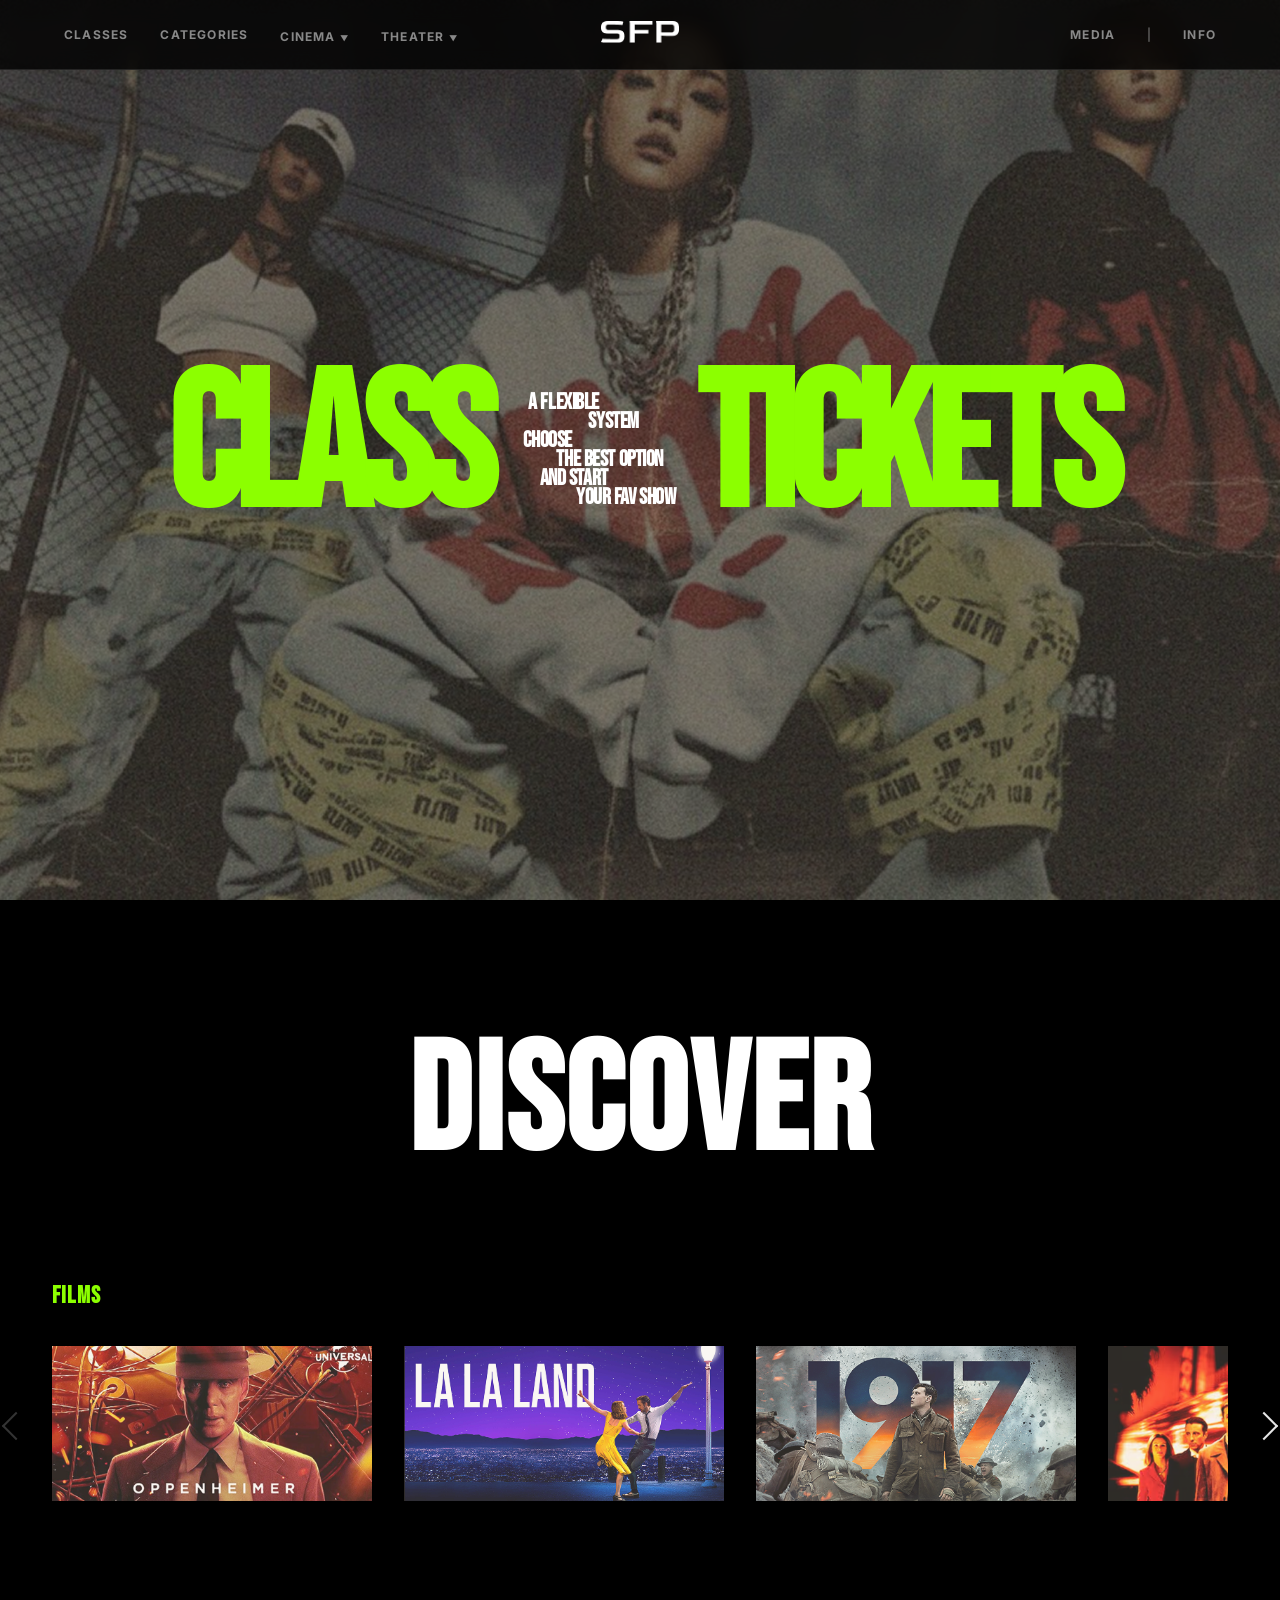
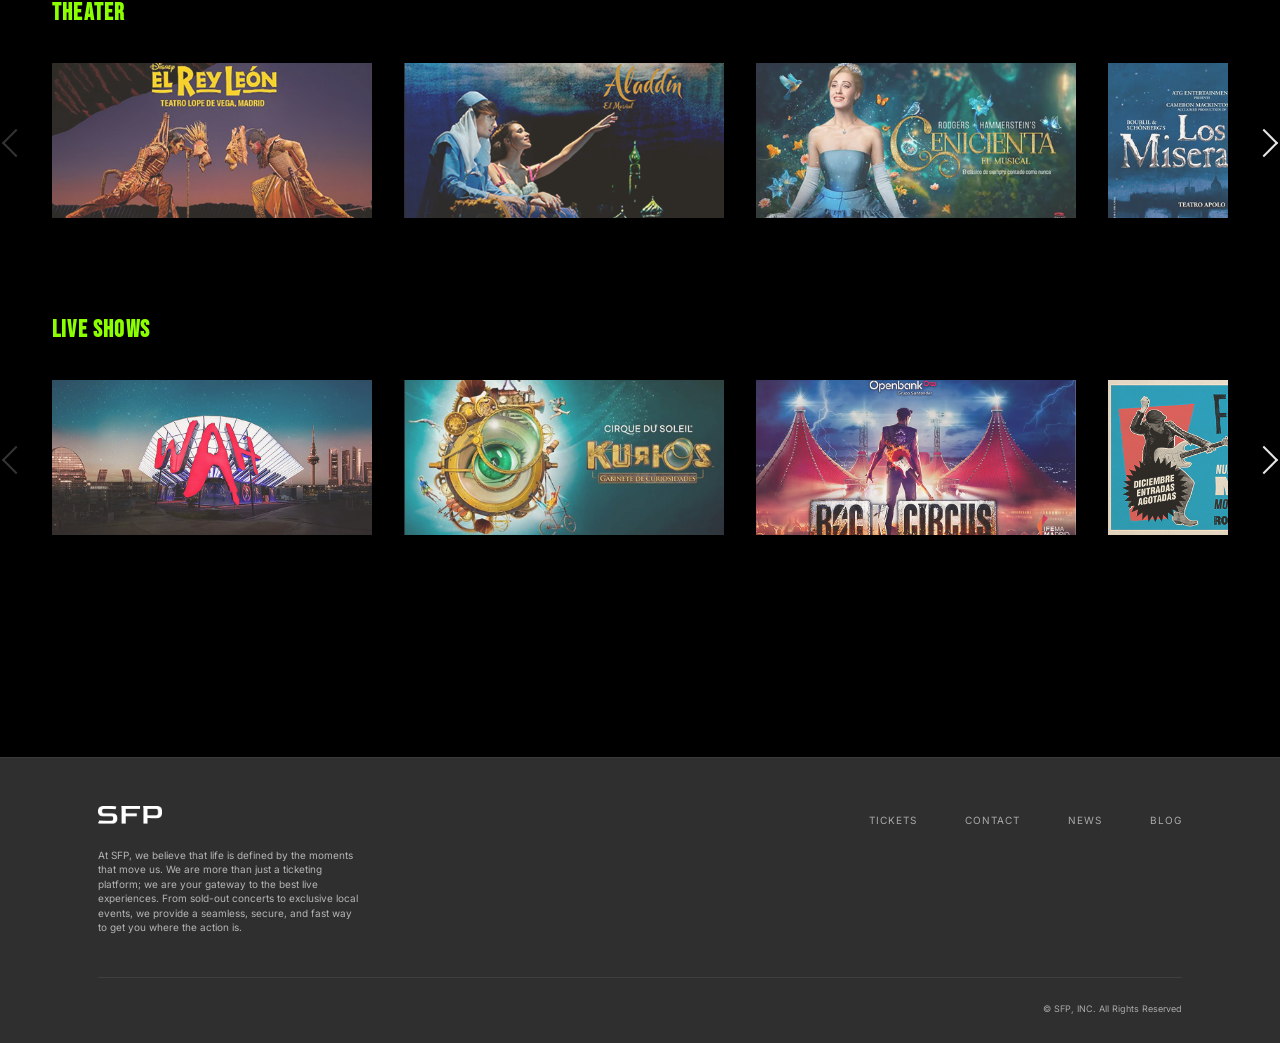
<file: 20 - Web/03_SFP/index.html>
<!DOCTYPE html>
<html lang="en">
<head>
    <meta charset="UTF-8">
    <meta name="viewport" content="width=device-width, initial-scale=1.0">
    <title>SFP | Tickets & Experiences</title>
    <link rel="stylesheet" href="style.css">
    <link rel="preconnect" href="https://fonts.googleapis.com">
    <link rel="preconnect" href="https://fonts.gstatic.com" crossorigin>
    <link href="https://fonts.googleapis.com/css2?family=Bebas+Neue&family=Inter:wght@400;700&display=swap" rel="stylesheet">
</head>
<body>
    <header class="header">
        <nav class="nav-left">
            <a href="#">CLASSES</a>
            <a href="#">CATEGORIES</a>
            <div class="dropdown">
                <a href="#">CINEMA <span class="arrow">▼</span></a>
            </div>
            <div class="dropdown">
                <a href="#">THEATER <span class="arrow">▼</span></a>
            </div>
        </nav>
        
        <div class="logo">
            <a href="/"><img src="assets/logo.png" alt="SFP Logo"></a>
        </div>

        <nav class="nav-right">
            <a href="#">MEDIA</a>
            <span class="separator">|</span>
            <a href="#">INFO</a>
        </nav>
    </header>

    <main>
        <section class="hero">
            <div class="hero-overlay"></div>
            <div class="hero-content">
                <div class="hero-title-wrapper">
                    <h1 class="hero-title left">CLASS</h1>
                    <div class="hero-subtitle">
                        <span>A FLEXIBLE</span>
                        <span>SYSTEM</span>
                        <span>CHOOSE</span>
                        <span>THE BEST OPTION</span>
                        <span>AND START</span>
                        <span>YOUR FAV SHOW</span>
                    </div>
                    <h1 class="hero-title right">TICKETS</h1>
                </div>
            </div>
        </section>

        <section class="discover">
            <h2 class="discover-title">DISCOVER</h2>
            
            <!-- Category: Films -->
            <div class="category-block">
                <h3 class="category-name">FILMS</h3>
                <div class="carousel-container">
                    <button class="carousel-btn prev"></button>
                    <div class="carousel-track">
                        <div class="carousel-item">
                            <img src="assets/films/Group 296.png" alt="Film 1">
                        </div>
                        <div class="carousel-item">
                            <img src="assets/films/Group 297.png" alt="Film 2">
                        </div>
                        <div class="carousel-item">
                            <img src="assets/films/Group 298.png" alt="Film 3">
                        </div>
                        <div class="carousel-item">
                            <img src="assets/films/Group 309.png" alt="Film 4">
                        </div>
                        <div class="carousel-item">
                            <img src="assets/films/Group 309 (1).png" alt="Film 5">
                        </div>
                    </div>
                    <button class="carousel-btn next"></button>
                </div>
            </div>

            <!-- Category: Theater -->
            <div class="category-block">
                <h3 class="category-name">THEATER</h3>
                <div class="carousel-container">
                    <button class="carousel-btn prev"></button>
                    <div class="carousel-track">
                        <div class="carousel-item">
                            <img src="assets/theater/Group 299.png" alt="Theater 1">
                        </div>
                        <div class="carousel-item">
                            <img src="assets/theater/Group 300.png" alt="Theater 2">
                        </div>
                        <div class="carousel-item">
                            <img src="assets/theater/Group 301.png" alt="Theater 3">
                        </div>
                        <div class="carousel-item">
                            <img src="assets/theater/Group 309 (2).png" alt="Theater 4">
                        </div>
                        <div class="carousel-item">
                            <img src="assets/theater/Group 309 (3).png" alt="Theater 5">
                        </div>
                    </div>
                    <button class="carousel-btn next"></button>
                </div>
            </div>

            <!-- Category: Live Shows -->
            <div class="category-block">
                <h3 class="category-name">LIVE SHOWS</h3>
                <div class="carousel-container">
                    <button class="carousel-btn prev"></button>
                    <div class="carousel-track">
                        <div class="carousel-item">
                            <img src="assets/liveshows/Group 302.png" alt="Live Show 1">
                        </div>
                        <div class="carousel-item">
                            <img src="assets/liveshows/Group 303.png" alt="Live Show 2">
                        </div>
                        <div class="carousel-item">
                            <img src="assets/liveshows/Group 304.png" alt="Live Show 3">
                        </div>
                        <div class="carousel-item">
                            <img src="assets/liveshows/Group 309 (4).png" alt="Live Show 4">
                        </div>
                        <div class="carousel-item">
                            <img src="assets/liveshows/Group 309 (5).png" alt="Live Show 5">
                        </div>
                    </div>
                    <button class="carousel-btn next"></button>
                </div>
            </div>
        </section>
    </main>

    <footer class="footer">
        <div class="footer-container">
            <div class="footer-top">
                <div class="footer-left">
                    <div class="footer-logo">
                        <img src="assets/logo.png" alt="SFP Logo">
                    </div>
                    <p class="footer-description">
                        At SFP, we believe that life is defined by the moments that move us. We are more than just a ticketing platform; we are your gateway to the best live experiences. From sold-out concerts to exclusive local events, we provide a seamless, secure, and fast way to get you where the action is.
                    </p>
                </div>
                <div class="footer-right">
                    <ul class="footer-links">
                        <li><a href="#">TICKETS</a></li>
                        <li><a href="#">CONTACT</a></li>
                        <li><a href="#">NEWS</a></li>
                        <li><a href="#">BLOG</a></li>
                    </ul>
                </div>
            </div>
            
            <div class="footer-divider"></div>
            
            <div class="footer-bottom">
                <p class="footer-copy">&copy; SFP, INC. All Rights Reserved</p>
            </div>
        </div>
    </footer>

    <script src="main.js"></script>
</body>
</html>
</file>
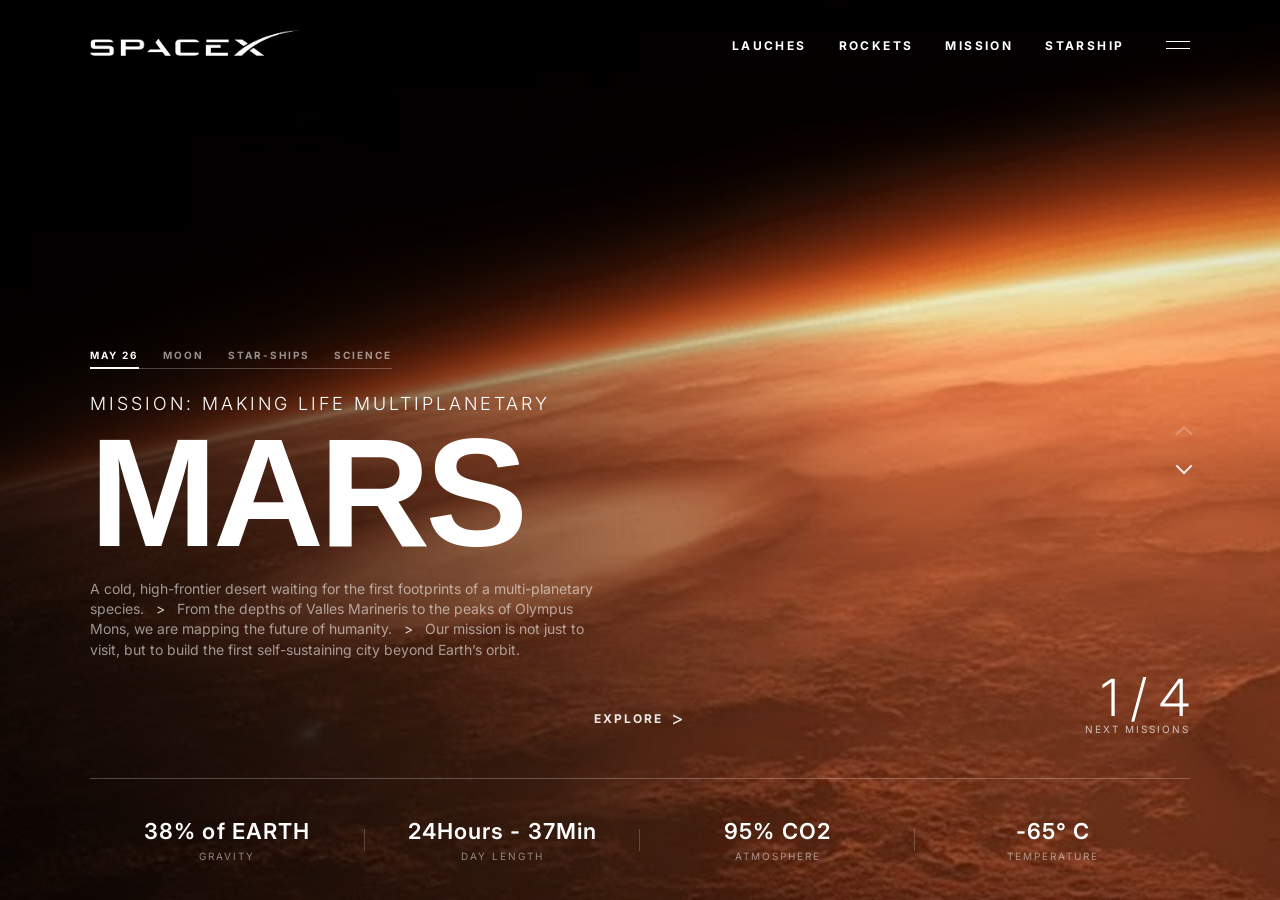
<file: 20 - Web/04_SpaceX/index.html>
<!DOCTYPE html>
<html lang="en">
<head>
    <meta charset="UTF-8">
    <meta name="viewport" content="width=device-width, initial-scale=1.0">
    <title>SpaceX | Mars Mission</title>
    <link rel="stylesheet" href="style.css">
    <link rel="preconnect" href="https://fonts.googleapis.com">
    <link rel="preconnect" href="https://fonts.gstatic.com" crossorigin>
    <link href="https://fonts.googleapis.com/css2?family=Inter:wght@300;400;700;900&display=swap" rel="stylesheet">
</head>
<body>
    <div class="missions-slider">
        <!-- HEADER (Fixed) -->
        <header class="mars-header">
            <div class="logo">
                <img src="assets/image 179.png" alt="SpaceX Logo">
            </div>
            <nav class="nav-links">
                <a href="#">LAUCHES</a>
                <a href="#">ROCKETS</a>
                <a href="#">MISSION</a>
                <a href="#">STARSHIP</a>
                <div class="hamburger">
                    <span></span>
                    <span></span>
                </div>
            </nav>
        </header>

        <!-- Fixed UI Elements -->
        <div class="vertical-arrows">
            <div class="v-arrow up disabled"></div>
            <div class="v-arrow down"></div>
        </div>

        <div class="mission-counter">
            <div class="count">1 / 4</div>
            <div class="label">NEXT MISSIONS</div>
        </div>

        <div class="explore-cta">
            <a href="#">EXPLORE <span class="chevron">></span></a>
        </div>

        <div class="missions-track">
            <!-- MISSION 1: MARS -->
            <section class="mission-section" id="mars" style="background-image: url('assets/image 180 (1).png');">
                <main class="mars-content">
                    <div class="meta-tabs">
                        <span class="active">MAY 26</span>
                        <span>MOON</span>
                        <span>STAR-SHIPS</span>
                        <span>SCIENCE</span>
                    </div>
                    <div class="mission-tag">MISSION: MAKING LIFE MULTIPLANETARY</div>
                    <h1 class="mars-title">MARS</h1>
                    <p class="mars-paragraph">
                        A cold, high-frontier desert waiting for the first footprints of a multi-planetary species. 
                        <span class="desktop-only">></span> From the depths of Valles Marineris to the peaks of Olympus Mons, we are mapping the future of humanity. 
                        <span class="desktop-only">></span> Our mission is not just to visit, but to build the first self-sustaining city beyond Earth’s orbit.
                    </p>
                </main>

                <section class="mars-stats">
                    <div class="stats-container">
                        <div class="stat-col">
                            <div class="stat-value">38% of EARTH</div>
                            <div class="stat-label">GRAVITY</div>
                        </div>
                        <div class="stat-col">
                            <div class="stat-value">24Hours - 37Min</div>
                            <div class="stat-label">DAY LENGTH</div>
                        </div>
                        <div class="stat-col">
                            <div class="stat-value">95% CO2</div>
                            <div class="stat-label">ATMOSPHERE</div>
                        </div>
                        <div class="stat-col">
                            <div class="stat-value">-65° C</div>
                            <div class="stat-label">TEMPERATURE</div>
                        </div>
                    </div>
                </section>
            </section>

            <!-- MISSION 2: VENUS -->
            <section class="mission-section" id="venus" style="background-image: url('assets/image 180 (2).png');">
                <main class="mars-content">
                    <div class="meta-tabs">
                        <span class="active">JUNE 12</span>
                        <span>ORBITER</span>
                        <span>PROBE</span>
                        <span>CLOUDS</span>
                    </div>
                    <div class="mission-tag">MISSION: EXPLORING EARTH’S TWIN</div>
                    <h1 class="mars-title">VENUS</h1>
                    <p class="mars-paragraph">
                        Hidden beneath a dense atmosphere of sulfuric acid, Venus holds the secrets of planetary evolution.
                        <span class="desktop-only">></span> From its volcanic plains to its super-rotating winds, we seek to understand why our neighbor took a different path.
                        <span class="desktop-only">></span> Our mission is to peer through the clouds and reveal the surface of this extreme world.
                    </p>
                </main>

                <section class="mars-stats">
                    <div class="stats-container">
                        <div class="stat-col">
                            <div class="stat-value">90% of EARTH</div>
                            <div class="stat-label">GRAVITY</div>
                        </div>
                        <div class="stat-col">
                            <div class="stat-value">243 DAYS</div>
                            <div class="stat-label">DAY LENGTH</div>
                        </div>
                        <div class="stat-col">
                            <div class="stat-value">96% CO2</div>
                            <div class="stat-label">ATMOSPHERE</div>
                        </div>
                        <div class="stat-col">
                            <div class="stat-value">462° C</div>
                            <div class="stat-label">TEMPERATURE</div>
                        </div>
                    </div>
                </section>
            </section>

            <!-- MISSION 3: THE MOON -->
            <section class="mission-section" id="moon" style="background-image: url('assets/image 180 (3).png');">
                <main class="mars-content">
                    <div class="meta-tabs">
                        <span class="active">JULY 04</span>
                        <span>GATEWAY</span>
                        <span>BASE</span>
                        <span>RESOURCES</span>
                    </div>
                    <div class="mission-tag">MISSION: ESTABLISHING A LUNAR BASE</div>
                    <h1 class="mars-title">THE MOON</h1>
                    <p class="mars-paragraph">
                        Earth's celestial companion is the proving ground for deep space exploration and human habitation.
                        <span class="desktop-only">></span> By utilizing polar ice and establishing permanent bases, we are creating a springboard to the stars.
                        <span class="desktop-only">></span> Our mission is to return and stay, securing a permanent presence beyond our home world.
                    </p>
                </main>

                <section class="mars-stats">
                    <div class="stats-container">
                        <div class="stat-col">
                            <div class="stat-value">16.6% of EARTH</div>
                            <div class="stat-label">GRAVITY</div>
                        </div>
                        <div class="stat-col">
                            <div class="stat-value">29.5 DAYS</div>
                            <div class="stat-label">DAY LENGTH</div>
                        </div>
                        <div class="stat-col">
                            <div class="stat-value">EXOSPHERE</div>
                            <div class="stat-label">ATMOSPHERE</div>
                        </div>
                        <div class="stat-col">
                            <div class="stat-value">-130°C AVG</div>
                            <div class="stat-label">TEMPERATURE</div>
                        </div>
                    </div>
                </section>
            </section>

            <!-- MISSION 4: JUPITER -->
            <section class="mission-section" id="jupiter" style="background-image: url('assets/image 180 (4).png');">
                <main class="mars-content">
                    <div class="meta-tabs">
                        <span class="active">AUG 21</span>
                        <span>EUROPA</span>
                        <span>RADIATION</span>
                        <span>STORM</span>
                    </div>
                    <div class="mission-tag">MISSION: DECODING THE GAS GIANT</div>
                    <h1 class="mars-title">JUPITER</h1>
                    <p class="mars-paragraph">
                        The king of planets, a massive laboratory of extreme physics and potentially habitable moons.
                        <span class="desktop-only">></span> From the Great Red Spot to the icy crust of Europa, we are uncovering the history of our solar system.
                        <span class="desktop-only">></span> Our mission is to survive the radiation belts and unlock the secrets of this giant neighbor.
                    </p>
                </main>

                <section class="mars-stats">
                    <div class="stats-container">
                        <div class="stat-col">
                            <div class="stat-value">253% OF EARTH</div>
                            <div class="stat-label">GRAVITY</div>
                        </div>
                        <div class="stat-col">
                            <div class="stat-value">9H 55MIN</div>
                            <div class="stat-label">DAY LENGTH</div>
                        </div>
                        <div class="stat-col">
                            <div class="stat-value">90% H2</div>
                            <div class="stat-label">ATMOSPHERE</div>
                        </div>
                        <div class="stat-col">
                            <div class="stat-value">-110°C AVG</div>
                            <div class="stat-label">TEMPERATURE</div>
                        </div>
                    </div>
                </section>
            </section>
        </div>
    </div>
    <script src="main.js"></script>
</body>
</html>
</file>
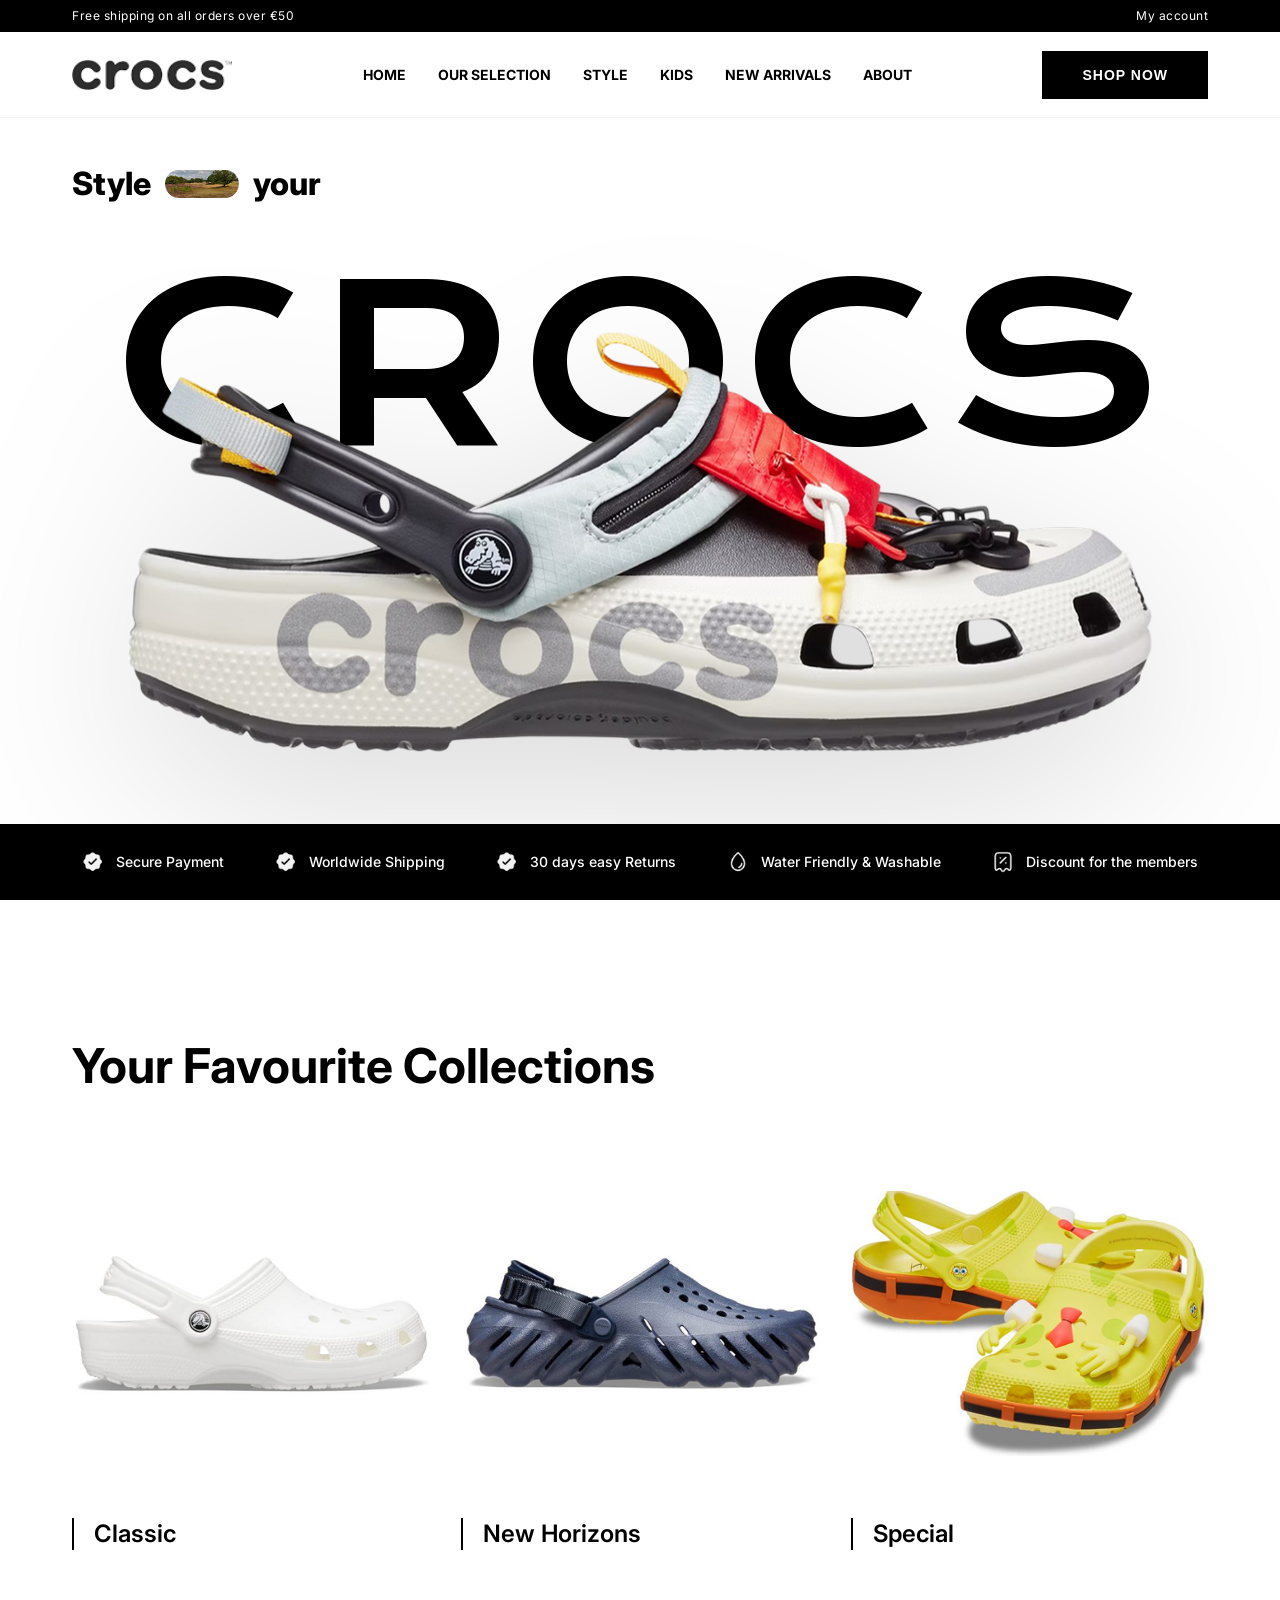
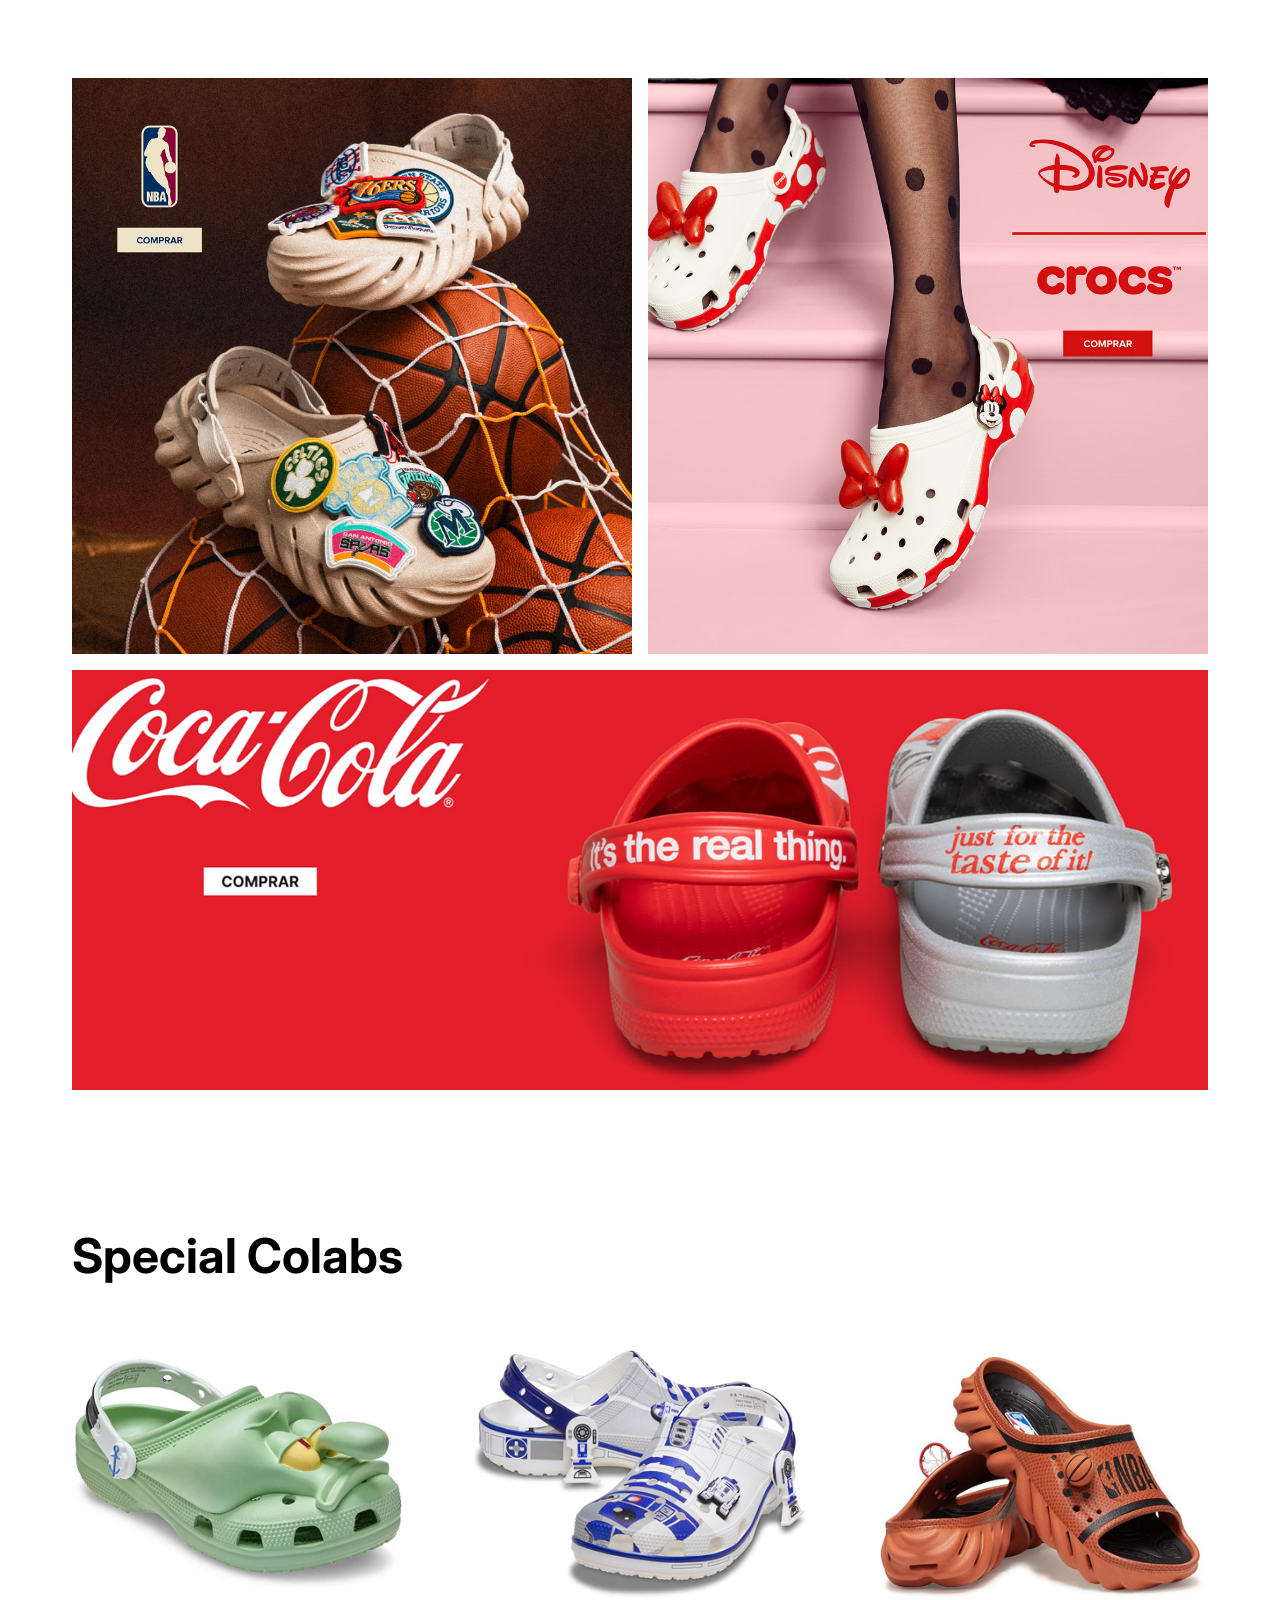
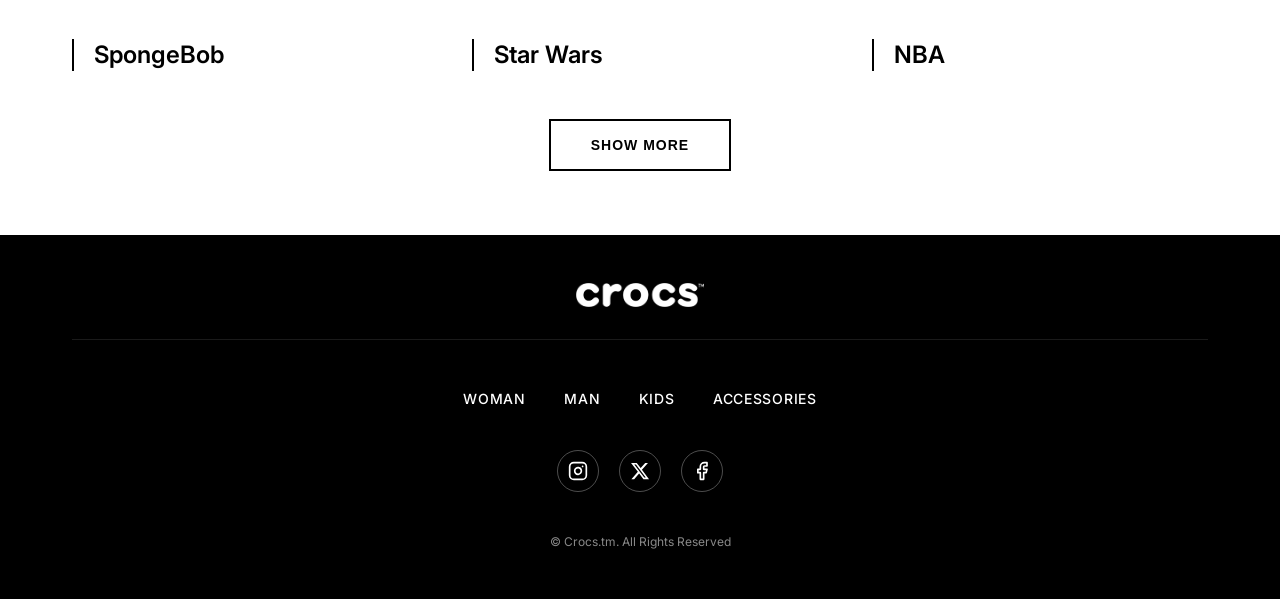
<file: 20 - Web/05_Crocs/index.html>
<!DOCTYPE html>
<html lang="en">

<head>
    <meta charset="UTF-8">
    <meta name="viewport" content="width=device-width, initial-scale=1.0">
    <title>CROCS | Modern E-commerce Landing Page</title>
    <meta name="description"
        content="Discover the latest Crocs collections. Style your CROCS with our new arrivals and special collaborations.">
    <link rel="preconnect" href="https://fonts.googleapis.com">
    <link rel="preconnect" href="https://fonts.gstatic.com" crossorigin>
    <link href="https://fonts.googleapis.com/css2?family=Inter:wght@400;700;900&family=Krona+One&display=swap"
        rel="stylesheet">
    <link rel="stylesheet" href="style.css">
</head>

<body>

    <!-- 1. TOP BAR -->
    <div class="top-bar" id="top-bar">
        <div class="container">
            <div class="top-bar__left">Free shipping on all orders over €50</div>
            <div class="top-bar__right">
                <a href="#">My account</a>
            </div>
        </div>
    </div>

    <!-- 2. NAVBAR -->
    <nav class="navbar" id="main-nav">
        <div class="container">
            <div class="navbar__logo">
                <img src="assets/image 169.png" alt="CROCS" height="30">
            </div>
            <ul class="navbar__links">
                <li><a href="#home">Home</a></li>
                <li><a href="#selection">Our Selection</a></li>
                <li><a href="#style">Style</a></li>
                <li><a href="#kids">Kids</a></li>
                <li><a href="#new-arrivals">New Arrivals</a></li>
                <li><a href="#about">About</a></li>
            </ul>
            <div class="navbar__actions">
                <button class="btn btn--primary">Shop Now</button>
            </div>
        </div>
    </nav>

    <main>
        <!-- 3. HERO SECTION -->
        <section class="hero" id="home">
            <h1 class="hero-title">CROCS</h1>
            <img class="hero-shoe" src="assets/image 170.png" alt="Crocs shoe">
            <div class="hero-content">
                <div class="hero-kicker">
                    <span>Style</span>
                    <span class="kicker-pill">
                        <img src="assets/Rectangle 841.png" alt="mini crop"
                            style="width: 100%; height: 100%; object-fit: cover;">
                    </span>
                    <span>your</span>
                </div>
            </div>
        </section>

        <!-- 4. FEATURES STRIP -->
        <section class="features-strip">
            <div class="features-inner">
                <div class="features-grid">
                    <div class="feature-item">
                        <img src="assets/verified-check-svgrepo-com 1.png" alt="" class="feature-icon">
                        <span>Secure Payment</span>
                    </div>
                    <div class="feature-item">
                        <img src="assets/verified-check-svgrepo-com 1.png" alt="" class="feature-icon">
                        <span>Worldwide Shipping</span>
                    </div>
                    <div class="feature-item">
                        <img src="assets/verified-check-svgrepo-com 1.png" alt="" class="feature-icon">
                        <span>30 days easy Returns</span>
                    </div>
                    <div class="feature-item">
                        <img src="assets/water-drop-svgrepo-com 1.png" alt="" class="feature-icon">
                        <span>Water Friendly & Washable</span>
                    </div>
                    <div class="feature-item">
                        <img src="assets/receipt-disscount-svgrepo-com 1.png" alt="" class="feature-icon">
                        <span>Discount for the members</span>
                    </div>
                </div>
            </div>
        </section>

        <!-- 5. COLLECTIONS SECTION -->
        <section class="collections" id="selection">
            <div class="container">
                <h2 class="section-title">Your Favourite Collections</h2>
                <div class="collections-grid">
                    <div class="collection-card">
                        <div class="collection-card__image">
                            <img src="assets/favorite_collections/Rectangle 1053.png" alt="Classic">
                        </div>
                        <div class="collection-card__info">
                            <span class="collection-card__label">Classic</span>
                        </div>
                    </div>
                    <div class="collection-card">
                        <div class="collection-card__image">
                            <img src="assets/favorite_collections/Rectangle 1054.png" alt="New Horizons">
                        </div>
                        <div class="collection-card__info">
                            <span class="collection-card__label">New Horizons</span>
                        </div>
                    </div>
                    <div class="collection-card">
                        <div class="collection-card__image collection-card__image--special">
                            <img src="assets/favorite_collections/Rectangle 1055.png" alt="Special">
                        </div>
                        <div class="collection-card__info">
                            <span class="collection-card__label">Special</span>
                        </div>
                    </div>
                </div>
            </div>
        </section>

        <!-- 6. PROMO GRID -->
        <section class="promo-grid">
            <div class="container">
                <div class="promo-grid__row">
                    <div class="promo-card">
                        <div class="promo-card__image">
                            <img src="assets/Rectangle 1050 (1).png" alt="NBA">
                        </div>
                        <button class="btn btn--overlay">COMPRAR</button>
                    </div>
                    <div class="promo-card">
                        <div class="promo-card__image">
                            <img src="assets/Rectangle 1051.png" alt="Disney">
                        </div>
                        <button class="btn btn--overlay">COMPRAR</button>
                    </div>
                </div>
                <div class="promo-grid__row">
                    <div class="promo-card promo-card--full">
                        <div class="promo-card__image">
                            <img src="assets/Rectangle 1052.png" alt="Coca-Cola">
                        </div>
                        <button class="btn btn--overlay">COMPRAR</button>
                    </div>
                </div>
            </div>
        </section>

        <!-- 7. SPECIAL COLLABS -->
        <section class="collabs" id="style">
            <div class="container">
                <h2 class="section-title">Special Colabs</h2>
                <div class="collabs-grid">
                    <div class="collab-item">
                        <div class="collab-item__image">
                            <img src="assets/special_colabs/Rectangle 1059.png" alt="SpongeBob">
                        </div>
                        <div class="collab-item__info">
                            <p class="collab-item__name">SpongeBob</p>
                        </div>
                    </div>
                    <div class="collab-item">
                        <div class="collab-item__image">
                            <img src="assets/special_colabs/Rectangle 1060.png" alt="Star Wars">
                        </div>
                        <div class="collab-item__info">
                            <p class="collab-item__name">Star Wars</p>
                        </div>
                    </div>
                    <div class="collab-item">
                        <div class="collab-item__image">
                            <img src="assets/special_colabs/Rectangle 1061.png" alt="NBA">
                        </div>
                        <div class="collab-item__info">
                            <p class="collab-item__name">NBA</p>
                        </div>
                    </div>
                </div>
                <div class="collabs__action">
                    <button class="btn btn--secondary">Show More</button>
                </div>
            </div>
        </section>
    </main>

    <!-- 8. FOOTER -->
    <footer class="footer">
        <div class="container">
            <div class="footer-content">
                <div class="footer-logo">
                    <img src="assets/image 169.png" alt="Crocs Logo">
                </div>
                <div class="footer-divider"></div>
                <nav class="footer-nav">
                    <a href="#">WOMAN</a>
                    <a href="#">MAN</a>
                    <a href="#">KIDS</a>
                    <a href="#">ACCESSORIES</a>
                </nav>
                <div class="footer-social">
                    <a href="#" class="social-icon" aria-label="Instagram">
                        <svg viewBox="0 0 24 24" width="20" height="20" stroke="currentColor" stroke-width="2" fill="none" stroke-linecap="round" stroke-linejoin="round"><rect x="2" y="2" width="20" height="20" rx="5" ry="5"></rect><path d="M16 11.37A4 4 0 1 1 12.63 8 4 4 0 0 1 16 11.37z"></path><line x1="17.5" y1="6.5" x2="17.51" y2="6.5"></line></svg>
                    </a>
                    <a href="#" class="social-icon" aria-label="X">
                        <svg viewBox="0 0 24 24" width="20" height="20" fill="currentColor"><path d="M18.244 2.25h3.308l-7.227 8.26 8.502 11.24H16.17l-5.214-6.817L4.99 21.75H1.68l7.73-8.835L1.254 2.25H8.08l4.713 6.231zm-1.161 17.52h1.833L7.084 4.126H5.117z"></path></svg>
                    </a>
                    <a href="#" class="social-icon" aria-label="Facebook">
                        <svg viewBox="0 0 24 24" width="20" height="20" stroke="currentColor" stroke-width="2" fill="none" stroke-linecap="round" stroke-linejoin="round"><path d="M18 2h-3a5 5 0 0 0-5 5v3H7v4h3v8h4v-8h3l1-4h-4V7a1 1 0 0 1 1-1h3z"></path></svg>
                    </a>
                </div>
                <p class="footer-copyright">© Crocs.tm. All Rights Reserved</p>
            </div>
        </div>
    </footer>

    <script src="main.js"></script>
</body>

</html>
</file>
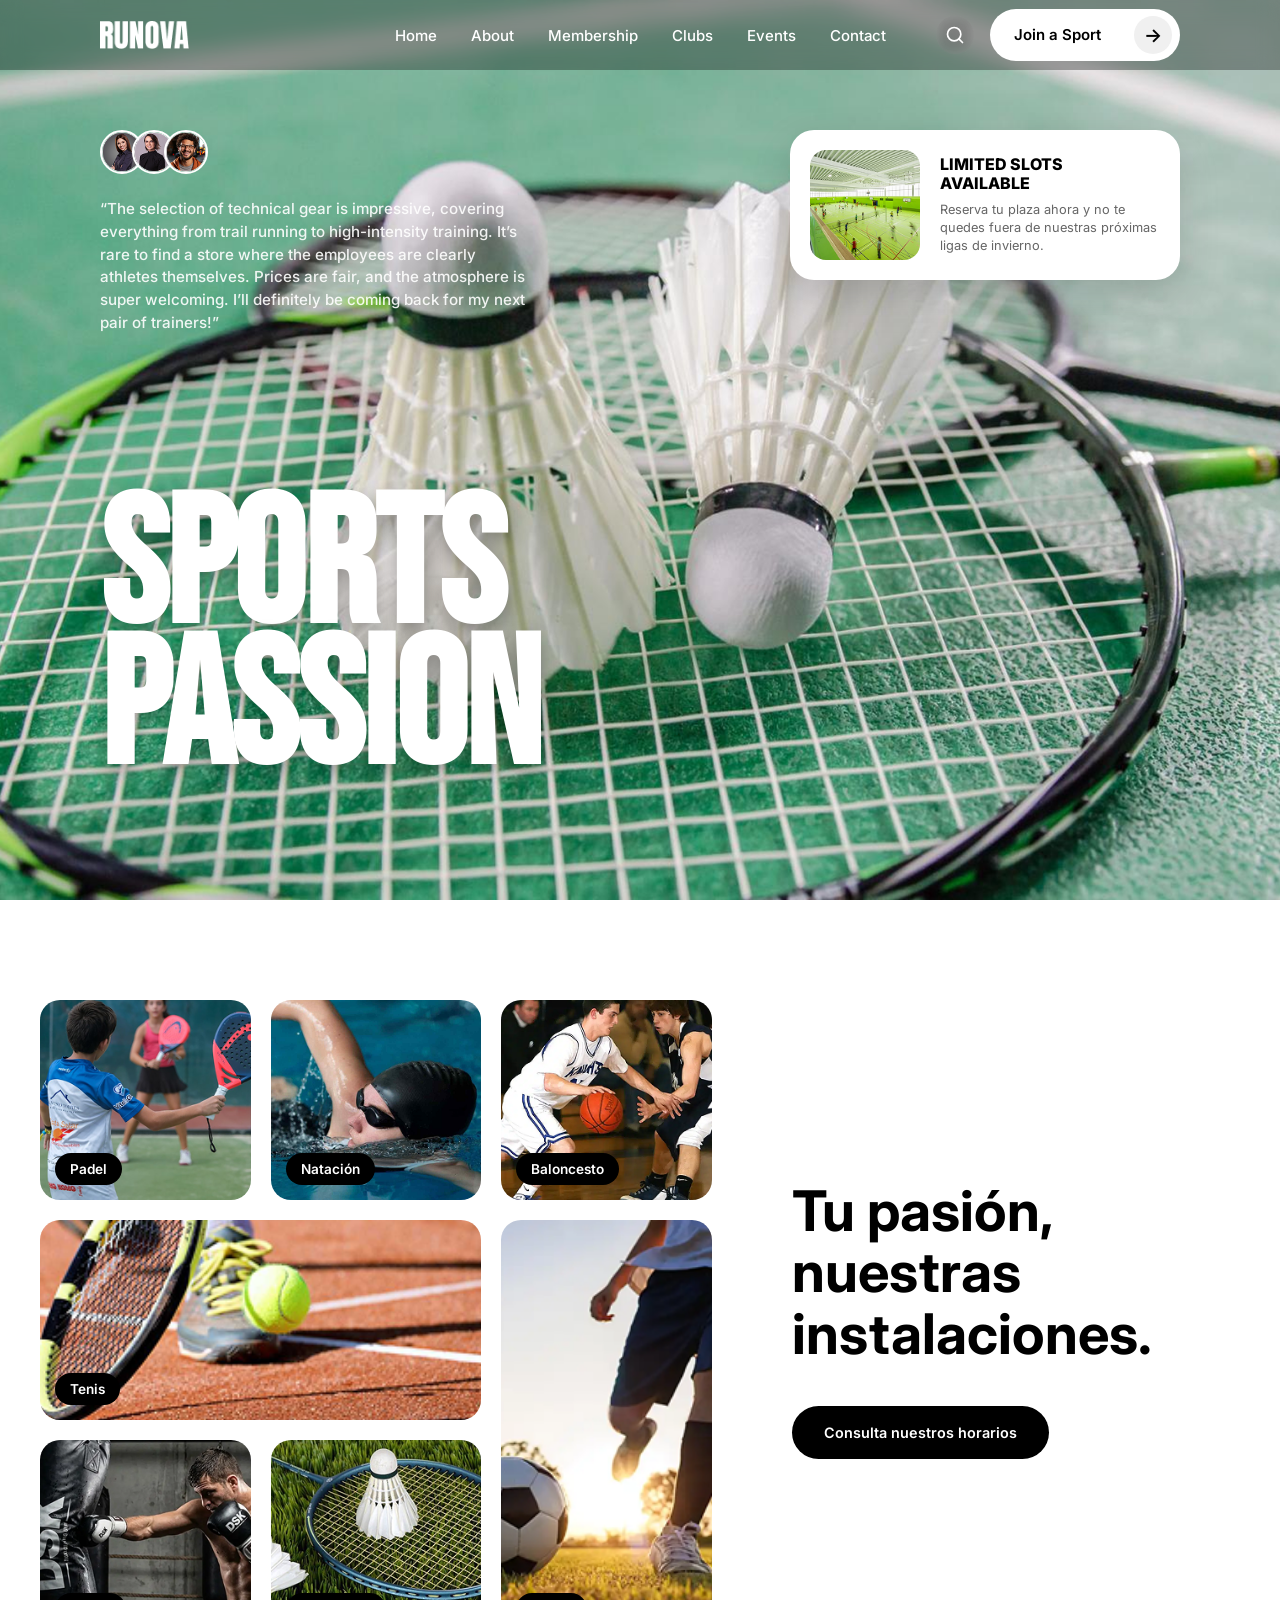
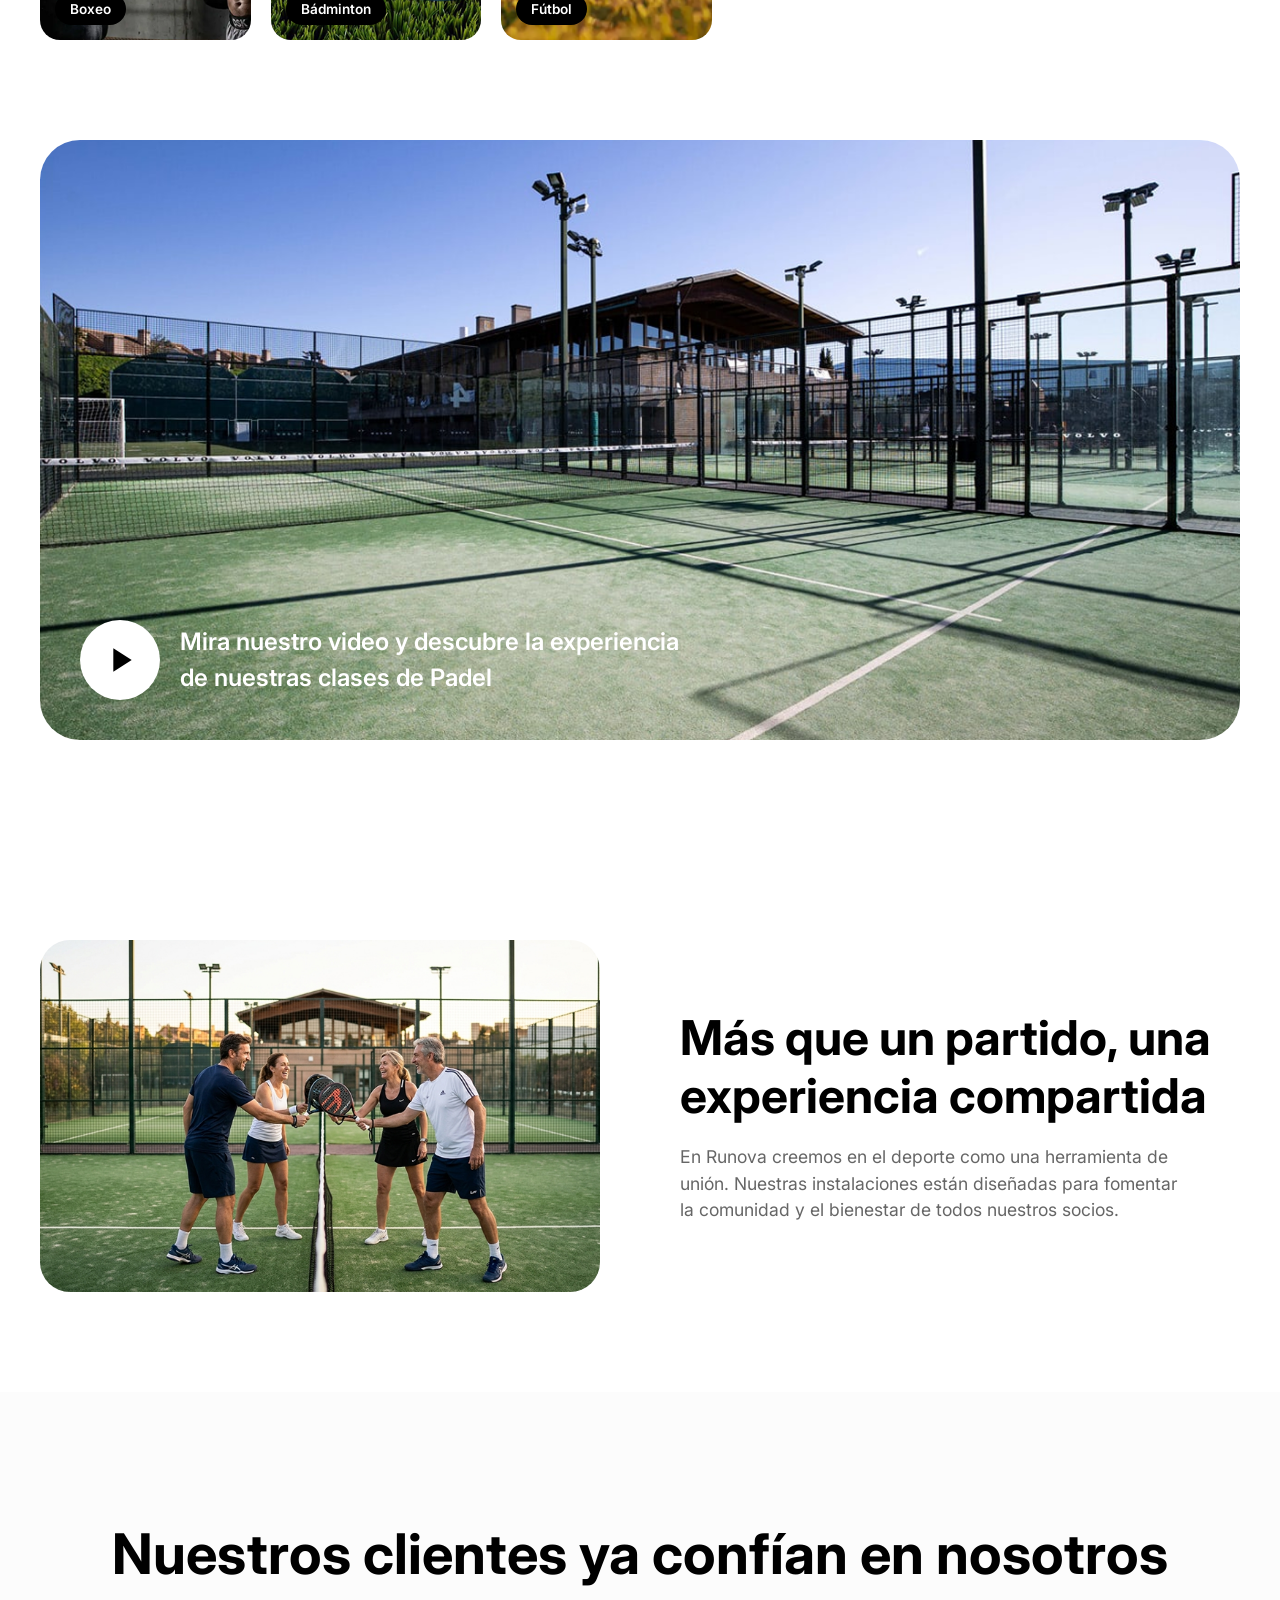
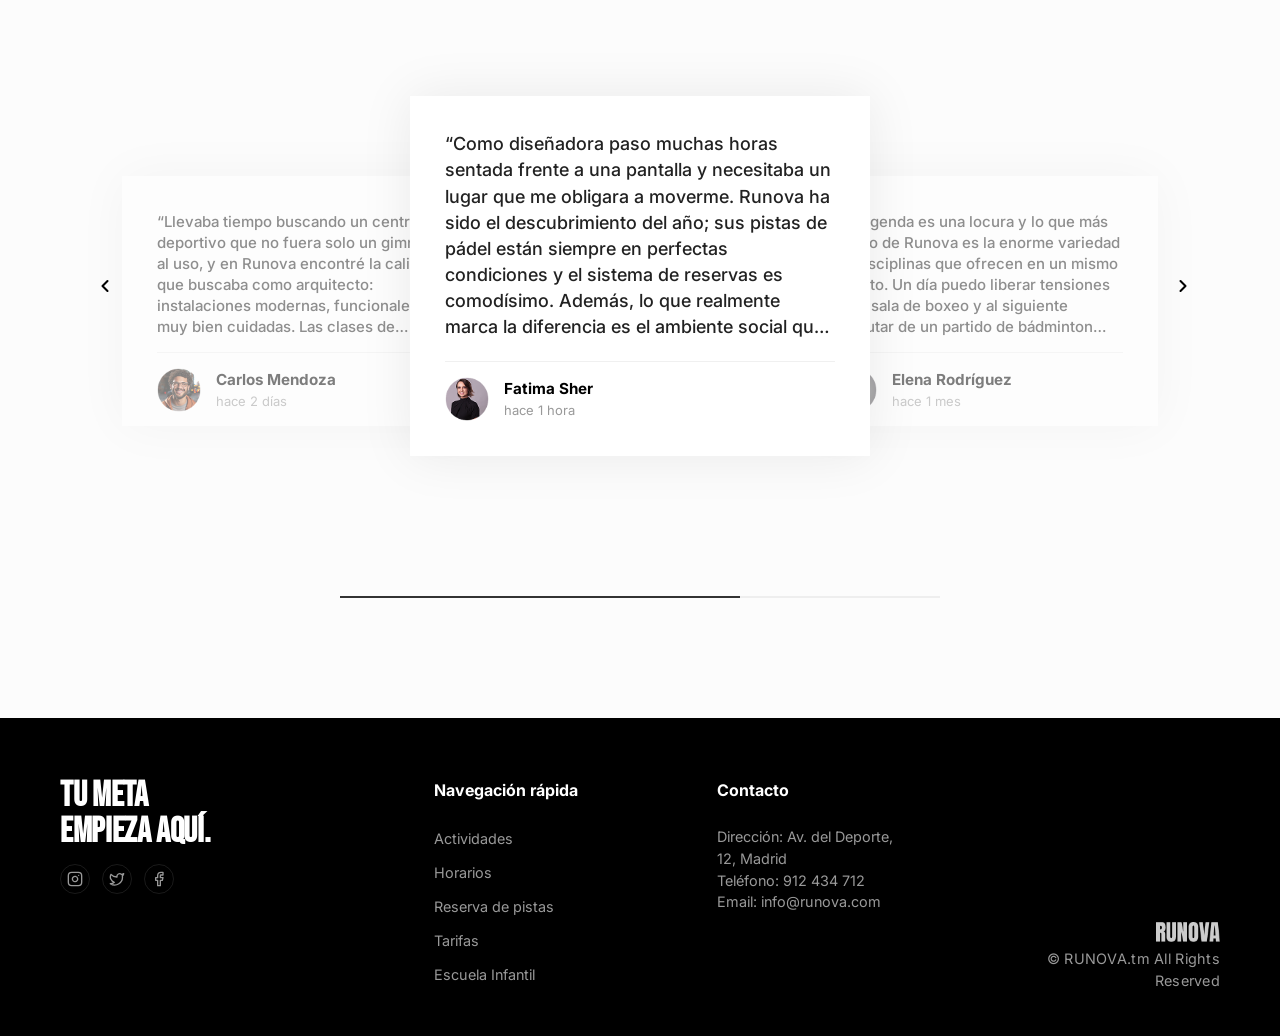
<file: 20 - Web/06_Runova/index.html>
<!DOCTYPE html>
<html lang="es">

<head>
    <meta charset="UTF-8">
    <meta name="viewport" content="width=device-width, initial-scale=1.0">
    <title>Runova - Tu pasión, nuestras instalaciones</title>
    <meta name="description"
        content="Descubre Runova, tu centro deportivo de confianza para pádel, natación, baloncesto y más.">
    <link rel="stylesheet" href="style.css">
    <link rel="preconnect" href="https://fonts.googleapis.com">
    <link rel="preconnect" href="https://fonts.gstatic.com" crossorigin>
    <link href="https://fonts.googleapis.com/css2?family=Bebas+Neue&family=Inter:wght@400;600;700&display=swap"
        rel="stylesheet">
</head>

<body>
    <header>
        <div class="header-container">
            <div class="logo">
                <img src="./assets/logo.png" alt="Runova Logo">
            </div>
            <nav>
                <ul>
                    <li><a href="#">Home</a></li>
                    <li><a href="#">About</a></li>
                    <li><a href="#">Membership</a></li>
                    <li><a href="#">Clubs</a></li>
                    <li><a href="#">Events</a></li>
                    <li><a href="#">Contact</a></li>
                </ul>
            </nav>
            <div class="header-actions">
                <div class="search-circle">
                    <svg width="20" height="20" viewBox="0 0 24 24" fill="none" stroke="currentColor" stroke-width="2"
                        stroke-linecap="round" stroke-linejoin="round">
                        <circle cx="11" cy="11" r="8"></circle>
                        <line x1="21" y1="21" x2="16.65" y2="16.65"></line>
                    </svg>
                </div>
                <a href="#" class="btn btn-white btn-join">Join a Sport <span class="arrow-circle">→</span></a>
            </div>
        </div>
    </header>

    <main>
        <section id="hero">
            <div class="hero-bg">
                <img src="./assets/hero/landingimage.png" alt="Badminton Background">
            </div>
            <div class="hero-content">
                <div class="hero-top-left">
                    <div class="hero-testimonial">
                        <div class="avatars">
                            <img src="./assets/testimonials/persona1.png" alt="User 1">
                            <img src="./assets/testimonials/persona2.png" alt="User 2">
                            <img src="./assets/testimonials/persona3.png" alt="User 3">
                        </div>
                        <p>“The selection of technical gear is impressive, covering everything from trail running to
                            high-intensity training. It’s rare to find a store where the employees are clearly athletes
                            themselves. Prices are fair, and the atmosphere is super welcoming. I’ll definitely be
                            coming back for my next pair of trainers!”</p>
                    </div>
                </div>
                <div class="hero-top-right">
                    <div class="limited-card">
                        <div class="limited-thumb">
                            <img src="./assets/misc/campo1.png" alt="Limited Slots">
                        </div>
                        <div class="limited-text">
                            <h3>LIMITED SLOTS<br>AVAILABLE</h3>
                            <p>Reserva tu plaza ahora y no te quedes fuera de nuestras próximas ligas de invierno.</p>
                        </div>
                    </div>
                </div>
                <div class="hero-bottom-left">
                    <h1 class="hero-title">
                        SPORTS<br>PASSION
                    </h1>
                </div>
            </div>
        </section>

        <section id="sports">
            <div class="container sports-wrapper">
                <div class="sports-collage">
                    <div class="sport-card" id="card-padel">
                        <img src="./assets/sports/padel.png" alt="Padel">
                        <div class="sport-label">Padel</div>
                    </div>
                    <div class="sport-card" id="card-natacion">
                        <img src="./assets/sports/natacion.png" alt="Natación">
                        <div class="sport-label">Natación</div>
                    </div>
                    <div class="sport-card" id="card-baloncesto">
                        <img src="./assets/sports/baloncesto.png" alt="Baloncesto">
                        <div class="sport-label">Baloncesto</div>
                    </div>
                    <div class="sport-card" id="card-tenis">
                        <img src="./assets/sports/tenis.png" alt="Tenis">
                        <div class="sport-label">Tenis</div>
                    </div>
                    <div class="sport-card" id="card-futbol">
                        <img src="./assets/sports/futbol.png" alt="Fútbol">
                        <div class="sport-label">Fútbol</div>
                    </div>
                    <div class="sport-card" id="card-boxeo">
                        <img src="./assets/sports/boxeo.png" alt="Boxeo">
                        <div class="sport-label">Boxeo</div>
                    </div>
                    <div class="sport-card" id="card-badminton">
                        <img src="./assets/sports/badminton.png" alt="Bádminton">
                        <div class="sport-label">Bádminton</div>
                    </div>
                </div>
                <div class="sports-text">
                    <h2>Tu pasión, nuestras instalaciones.</h2>
                    <a href="#" class="btn btn-black">Consulta nuestros horarios</a>
                </div>
            </div>
        </section>

        <section id="video">
            <div class="container">
                <div class="video-container">
                    <img src="./assets/misc/padel1.png" alt="Outdoor Padel Court">
                    <div class="video-overlay">
                        <div class="play-btn">
                            <svg width="40" height="40" viewBox="0 0 24 24" fill="currentColor">
                                <path d="M8 5v14l11-7z"></path>
                            </svg>
                        </div>
                        <p>Mira nuestro video y descubre la experiencia de nuestras clases de Padel</p>
                    </div>
                </div>
            </div>
        </section>

        <section id="experience">
            <div class="container experience-wrapper">
                <div class="exp-image">
                    <img src="./assets/misc/padel2.png" alt="Group playing Padel">
                </div>
                <div class="exp-content">
                    <h2>Más que un partido, una experiencia compartida</h2>
                    <p>En Runova creemos en el deporte como una herramienta de unión. Nuestras instalaciones están
                        diseñadas para fomentar la comunidad y el bienestar de todos nuestros socios.</p>
                </div>
            </div>
        </section>

        <section id="testimonials">
            <div class="container">
                <h2 class="section-title">Nuestros clientes ya confían en nosotros</h2>
                <div class="testimonials-wrapper">
                    <button class="arrow prev">
                        <svg width="20" height="20" viewBox="0 0 24 24" fill="none" stroke="currentColor"
                            stroke-width="2.5" stroke-linecap="round" stroke-linejoin="round">
                            <polyline points="15 18 9 12 15 6"></polyline>
                        </svg>
                    </button>
                    <div class="testimonials-carousel">
                        <div class="testimonial-card side">
                            <div class="card-body">
                                <p>“Llevaba tiempo buscando un centro deportivo que no fuera solo un gimnasio al uso, y
                                    en Runova encontré la calidad que buscaba como arquitecto: instalaciones modernas,
                                    funcionales y muy bien cuidadas. Las clases de natación me han ayudado muchísimo con
                                    mis problemas de espalda gracias a la profesionalidad de los monitores, que adaptan
                                    cada ejercicio a tu nivel real. Es un lujo contar con un polideportivo de este nivel
                                    tan cerca de casa, donde se nota que cada detalle está pensado para el usuario.”</p>
                            </div>
                            <div class="card-footer">
                                <img src="./assets/testimonials/persona3.png" alt="Avatar" class="card-avatar">
                                <div class="card-user">
                                    <span class="card-name">Carlos Mendoza</span>
                                    <span class="card-time">hace 2 días</span>
                                </div>
                            </div>
                        </div>
                        <div class="testimonial-card center">
                            <div class="card-body">
                                <p>“Como diseñadora paso muchas horas sentada frente a una pantalla y necesitaba un
                                    lugar que me obligara a moverme. Runova ha sido el descubrimiento del año; sus
                                    pistas de pádel están siempre en perfectas condiciones y el sistema de reservas es
                                    comodísimo. Además, lo que realmente marca la diferencia es el ambiente social que
                                    se genera después de los partidos en sus zonas comunes. Es el lugar perfecto para
                                    desconectar del estrés laboral y recargar energías con gente increíble.”</p>
                            </div>
                            <div class="card-footer">
                                <img src="./assets/testimonials/persona2.png" alt="Avatar" class="card-avatar">
                                <div class="card-user">
                                    <span class="card-name">Fatima Sher</span>
                                    <span class="card-time">hace 1 hora</span>
                                </div>
                            </div>
                        </div>
                        <div class="testimonial-card side">
                            <div class="card-body">
                                <p>“Mi agenda es una locura y lo que más valoro de Runova es la enorme variedad de
                                    disciplinas que ofrecen en un mismo recinto. Un día puedo liberar tensiones en la
                                    sala de boxeo y al siguiente disfrutar de un partido de bádminton con amigos; esa
                                    versatilidad es difícil de encontrar. El equipo humano es excepcional, siempre te
                                    reciben con una sonrisa y están dispuestos a asesorarte en lo que necesites. Sin
                                    duda, es la mejor inversión en salud y bienestar que he hecho en mucho tiempo.”</p>
                            </div>
                            <div class="card-footer">
                                <img src="./assets/testimonials/persona1.png" alt="Avatar" class="card-avatar">
                                <div class="card-user">
                                    <span class="card-name">Elena Rodríguez</span>
                                    <span class="card-time">hace 1 mes</span>
                                </div>
                            </div>
                        </div>
                    </div>
                    <button class="arrow next">
                        <svg width="20" height="20" viewBox="0 0 24 24" fill="none" stroke="currentColor"
                            stroke-width="2.5" stroke-linecap="round" stroke-linejoin="round">
                            <polyline points="9 18 15 12 9 6"></polyline>
                        </svg>
                    </button>
                </div>
                <div class="carousel-progress">
                    <div class="progress-bar">
                        <div class="progress"></div>
                    </div>
                </div>
            </div>
        </section>
    </main>

    <footer>
        <div class="container footer-container">
            <div class="footer-col footer-meta">
                <h3 class="footer-cta">Tu meta<br>empieza aquí.</h3>
                <div class="footer-socials">
                    <a href="#" class="social-icon"><svg width="16" height="16" viewBox="0 0 24 24" fill="none"
                            stroke="currentColor" stroke-width="2" stroke-linecap="round" stroke-linejoin="round">
                            <rect x="2" y="2" width="20" height="20" rx="5" ry="5"></rect>
                            <path d="M16 11.37A4 4 0 1 1 12.63 8 4 4 0 0 1 16 11.37z"></path>
                            <line x1="17.5" y1="6.5" x2="17.51" y2="6.5"></line>
                        </svg></a>
                    <a href="#" class="social-icon"><svg width="16" height="16" viewBox="0 0 24 24" fill="none"
                            stroke="currentColor" stroke-width="2" stroke-linecap="round" stroke-linejoin="round">
                            <path
                                d="M22 4s-.7 2.1-2 3.4c1.6 10-9.4 17.3-18 11.6 2.2.1 4.4-.6 6-2C3 15.5.5 9.6 3 5c2.2 2.6 5.6 4.1 9 4-.9-4.2 4-6.6 7-3.8 1.1 0 3-1.2 3-1.2z">
                            </path>
                        </svg></a>
                    <a href="#" class="social-icon"><svg width="16" height="16" viewBox="0 0 24 24" fill="none"
                            stroke="currentColor" stroke-width="2" stroke-linecap="round" stroke-linejoin="round">
                            <path d="M18 2h-3a5 5 0 0 0-5 5v3H7v4h3v8h4v-8h3l1-4h-4V7a1 1 0 0 1 1-1h3z"></path>
                        </svg></a>
                </div>
            </div>
            <div class="footer-col">
                <h4>Navegación rápida</h4>
                <ul>
                    <li><a href="#">Actividades</a></li>
                    <li><a href="#">Horarios</a></li>
                    <li><a href="#">Reserva de pistas</a></li>
                    <li><a href="#">Tarifas</a></li>
                    <li><a href="#">Escuela Infantil</a></li>
                </ul>
            </div>
            <div class="footer-col">
                <h4>Contacto</h4>
                <p>Dirección: Av. del Deporte, 12, Madrid</p>
                <p>Teléfono: 912 434 712</p>
                <p>Email: info@runova.com</p>
            </div>
            <div class="footer-col footer-brand">
                <div class="footer-logo">
                    <img src="./assets/logo.png" alt="Runova Logo">
                </div>
                <p class="copyright">© RUNOVA.tm All Rights Reserved</p>
            </div>
        </div>
    </footer>

    <script src="main.js"></script>
</body>

</html>
</file>
<file: 20 - Web/03_SFP/style.css>
:root {
    --color-primary: #8cff00;
    --color-bg: #000000;
    --color-text: #ffffff;
    --color-text-muted: #888888;
    --color-footer-bg: #1a1a1a;
    --font-title: 'Bebas Neue', sans-serif;
    --font-body: 'Inter', sans-serif;
}

* {
    margin: 0;
    padding: 0;
    box-sizing: border-box;
}

body {
    background-color: var(--color-bg);
    color: var(--color-text);
    font-family: var(--font-body);
    overflow-x: hidden;
    line-height: 1.5;
}

/* --- Header --- */
.header {
    position: fixed;
    top: 0;
    left: 0;
    width: 100%;
    height: 70px;
    display: grid;
    grid-template-columns: 1fr auto 1fr;
    align-items: center;
    padding: 0 4rem;
    background-color: rgba(0, 0, 0, 0.8);
    backdrop-filter: blur(10px);
    z-index: 1000;
    border-bottom: 1px solid rgba(255, 255, 255, 0.1);
}

.nav-left, .nav-right {
    display: flex;
    gap: 2rem;
    align-items: center;
}

.nav-right {
    justify-content: flex-end;
}

.header a {
    color: var(--color-text-muted);
    text-decoration: none;
    font-size: 0.75rem;
    font-weight: 700;
    letter-spacing: 0.1em;
    transition: color 0.3s ease;
}

.header a:hover {
    color: var(--color-primary);
}

.logo img {
    height: 22px;
    width: auto;
}

.separator {
    color: var(--color-text-muted);
    font-size: 0.75rem;
}

.arrow {
    font-size: 0.5rem;
    vertical-align: middle;
}

/* --- Hero --- */
.hero {
    position: relative;
    height: 100vh;
    min-height: 720px;
    display: flex;
    align-items: center;
    justify-content: center;
    background-image: url('assets/fondo.png');
    background-size: cover;
    background-position: center 30%;
    overflow: hidden;
}

.hero-overlay {
    position: absolute;
    top: 0;
    left: 0;
    width: 100%;
    height: 100%;
    background: rgba(0, 0, 0, 0.35);
    z-index: 1;
    pointer-events: none;
}

/* Grain Effect */
.hero::after {
    content: '';
    position: absolute;
    top: 0;
    left: 0;
    width: 100%;
    height: 100%;
    background-image: url("data:image/svg+xml,%3Csvg viewBox='0 0 200 200' xmlns='http://www.w3.org/2000/svg'%3Tag filter='url(%23noiseFilter)'/%3E%3Cfilter id='noiseFilter'%3E%3CfeTurbulence type='fractalNoise' baseFrequency='0.65' numOctaves='3' stitchTiles='stitch'/%3E%3C/filter%3E%3C/svg%3E");
    opacity: 0.05;
    z-index: 2;
    pointer-events: none;
}

.hero-content {
    position: relative;
    width: 100%;
    max-width: 1600px;
    padding: 0 4rem;
    z-index: 3;
}

.hero-title-wrapper {
    display: grid;
    grid-template-columns: auto auto auto;
    align-items: center;
    justify-content: center;
    gap: clamp(24px, 4vw, 64px);
    width: 100%;
}

.hero-title {
    font-family: var(--font-title);
    font-size: clamp(90px, 15vw, 230px);
    color: var(--color-primary);
    line-height: 0.85;
    font-weight: 900;
    letter-spacing: -0.04em;
    margin: 0;
    text-transform: uppercase;
}

.hero-subtitle {
    display: flex;
    flex-direction: column;
    align-items: center;
    color: #fff;
    text-align: center;
    font-weight: 900;
    font-family: var(--font-title);
    font-size: clamp(16px, 1.7vw, 30px);
    line-height: 0.88;
    letter-spacing: -0.02em;
    text-transform: uppercase;
    gap: 0;
}

.hero-subtitle span {
    display: block;
    line-height: 0.88;
    white-space: nowrap;
}

/* Editorial Offsets - Aggressive */
.hero-subtitle span:nth-child(1) { transform: translateX(-28px); }
.hero-subtitle span:nth-child(2) { transform: translateX(22px); }
.hero-subtitle span:nth-child(3) { transform: translateX(-44px); }
.hero-subtitle span:nth-child(4) { transform: translateX(18px); }
.hero-subtitle span:nth-child(5) { transform: translateX(-18px); }
.hero-subtitle span:nth-child(6) { transform: translateX(34px); }

/* --- Discover Section --- */
.discover {
    padding: 8rem 2rem;
    max-width: 1240px; /* 1180px + padding */
    margin: 0 auto;
}

.discover-title {
    font-family: var(--font-title);
    font-size: clamp(80px, 12vw, 160px);
    text-align: center;
    margin-bottom: 6rem;
    letter-spacing: 2px;
    color: #fff;
    line-height: 1;
}

.category-block {
    margin-bottom: 80px; /* 70px / 90px */
}

.category-name {
    color: var(--color-primary);
    font-family: var(--font-title);
    font-size: 1.5rem;
    letter-spacing: 0.05em;
    margin-bottom: 1.5rem;
    text-align: left;
}

.carousel-container {
    position: relative;
    display: flex;
    align-items: center;
}

.carousel-track {
    display: flex;
    gap: 32px;
    overflow-x: auto;
    scroll-behavior: smooth;
    padding: 0.5rem 0;
    width: 100%;
}

/* Hide scrollbar */
.carousel-track::-webkit-scrollbar {
    display: none;
}
.carousel-track {
    -ms-overflow-style: none;
    scrollbar-width: none;
}

.carousel-item {
    flex: 0 0 320px; /* width approx 300px / 330px */
}

.carousel-item img {
    width: 100%;
    height: 155px; /* height approx 145px / 160px */
    object-fit: cover;
    border-radius: 0;
    transition: transform 0.3s ease;
}

.carousel-item:hover img {
    transform: scale(1.02);
}

.carousel-btn {
    position: absolute;
    top: 50%;
    transform: translateY(-50%);
    background: transparent;
    border: none;
    width: 24px;
    height: 40px;
    padding: 0;
    cursor: pointer;
    display: flex;
    align-items: center;
    justify-content: center;
    z-index: 10;
    opacity: 0.9;
    transition: opacity 0.3s ease, transform 0.3s ease;
}

.carousel-btn::before {
    content: "";
    display: block;
    width: 18px;
    height: 18px;
    border-top: 2px solid #fff;
    border-right: 2px solid #fff;
}

.carousel-btn.next::before {
    transform: rotate(45deg);
}

.carousel-btn.prev::before {
    transform: rotate(225deg);
}

.carousel-btn:hover {
    opacity: 1;
}

.carousel-btn.disabled {
    opacity: 0.2;
    pointer-events: none;
}

.carousel-btn.prev { left: -48px; }
.carousel-btn.next { right: -48px; }

/* --- Footer --- */
.footer {
    background: #2f2f2f;
    color: #aaa;
    padding: 48px 0 28px;
    border-top: 1px solid rgba(255, 255, 255, 0.05);
}

.footer-container {
    max-width: 1180px;
    margin: 0 auto;
    padding: 0 48px;
}

.footer-top {
    display: flex;
    justify-content: space-between;
    align-items: flex-start;
    gap: 80px;
}

.footer-logo img {
    height: 18px; /* Very small logo as per Figma */
    width: auto;
    margin-bottom: 18px;
    filter: brightness(1);
}

.footer-description {
    max-width: 260px;
    font-size: 10px;
    line-height: 1.45;
    color: #b5b5b5;
}

.footer-links {
    list-style: none;
    display: flex;
    gap: 48px;
    align-items: center;
}

.footer-links a {
    color: #aaa;
    font-size: 10px;
    text-transform: uppercase;
    letter-spacing: 1px;
    text-decoration: none;
    transition: color 0.3s ease;
}

.footer-links a:hover {
    color: var(--color-primary);
}

.footer-divider {
    height: 1px;
    background: rgba(255, 255, 255, 0.08);
    margin: 42px 0 24px;
}

.footer-bottom {
    display: flex;
    justify-content: flex-end;
}

.footer-copy {
    font-size: 9px;
    color: #aaa;
}

/* --- Responsive --- */
@media (max-width: 1024px) {
    .header { padding: 0 2rem; }
    .hero-content { padding: 0 2rem; }
    .hero-title-wrapper { gap: clamp(16px, 2vw, 32px); }
    .hero-title { font-size: clamp(60px, 12vw, 150px); }
    .hero-subtitle { font-size: clamp(14px, 1.8vw, 24px); }
    .carousel-item { flex: 0 0 calc(50% - 16px); }
}

@media (max-width: 768px) {
    .header {
        grid-template-columns: 1fr auto;
        padding: 0 1.5rem;
    }
    .nav-left, .nav-right .separator, .nav-right a:first-child { display: none; }
    
    .hero { min-height: 500px; }
    .hero-title-wrapper {
        grid-template-columns: 1fr;
        gap: 1rem;
    }
    .hero-title { font-size: clamp(80px, 18vw, 120px); text-align: center; }
    .hero-subtitle { order: 3; padding-top: 1rem; font-size: 1.2rem; }
    .hero-subtitle span { transform: translateX(0) !important; }
    
    .discover { padding: 4rem 1.5rem; }
    .carousel-item { flex: 0 0 80%; }
    .carousel-btn { display: none; }
    
    .footer { padding: 40px 0 20px; }
    .footer-container { padding: 0 24px; }
    .footer-top { flex-direction: column; gap: 40px; }
    .footer-links { gap: 24px; flex-wrap: wrap; justify-content: flex-start; }
    .footer-bottom { justify-content: flex-start; }
}
</file>
<file: 20 - Web/04_SpaceX/style.css>
:root {
    --color-white: #ffffff;
    --color-text-muted: rgba(255, 255, 255, 0.7);
    --color-accent: #ff4d00; /* Martian orange hint if needed */
    --font-main: 'Inter', sans-serif;
}

* {
    margin: 0;
    padding: 0;
    box-sizing: border-box;
}

html,
body {
    margin: 0;
    width: 100%;
    height: 100%;
    overflow: hidden; /* No native scroll */
}

body {
    background-color: #000;
    color: var(--color-white);
    font-family: var(--font-main);
}

.missions-slider {
    width: 100%;
    height: 100vh;
    overflow: hidden;
    position: relative;
}

.missions-track {
    width: 100%;
    height: 100%;
    transition: transform 0.8s cubic-bezier(0.77, 0, 0.175, 1);
    display: flex;
    flex-direction: column;
}

.mission-section {
    position: relative;
    width: 100%;
    height: 100vh;
    min-height: 100vh;
    background-size: cover;
    background-position: center;
    display: flex;
    flex-direction: column;
    flex-shrink: 0;
    overflow: hidden;
}

/* Cinematic Overlay */
.mission-section::before {
    content: "";
    position: absolute;
    inset: 0;
    background:
        linear-gradient(90deg, rgba(0,0,0,0.65) 0%, rgba(0,0,0,0.25) 40%, rgba(0,0,0,0) 70%),
        linear-gradient(180deg, rgba(0,0,0,0.35) 0%, rgba(0,0,0,0) 40%);
    z-index: 1;
}

/* --- Header (Fixed) --- */
.mars-header {
    position: fixed;
    top: 0;
    left: 0;
    width: 100%;
    height: 90px;
    padding: 0 clamp(48px, 7vw, 120px);
    display: flex;
    justify-content: space-between;
    align-items: center;
    z-index: 100; /* High z-index to stay above sections */
    background: linear-gradient(to bottom, rgba(0,0,0,0.5) 0%, transparent 100%);
}

.logo img {
    width: 210px; /* Increased by ~50% from original small look */
    height: auto;
    filter: brightness(1.5);
}

.nav-links {
    display: flex;
    gap: 32px;
    align-items: center;
}

.nav-links a {
    color: var(--color-white);
    text-decoration: none;
    font-size: 0.75rem;
    font-weight: 700;
    letter-spacing: 0.2em;
    transition: opacity 0.3s;
}

.nav-links a:hover {
    opacity: 0.7;
}

.hamburger {
    display: flex;
    flex-direction: column;
    gap: 6px;
    cursor: pointer;
    margin-left: 10px;
}

.hamburger span {
    display: block;
    width: 24px;
    height: 1px;
    background: #fff;
}

/* --- Content --- */
.mars-content {
    position: absolute;
    left: clamp(48px, 7vw, 120px);
    bottom: 240px;
    z-index: 5;
    max-width: 520px;
}

.meta-tabs {
    display: inline-flex;
    gap: 24px;
    position: relative;
    padding-bottom: 8px;
    margin-bottom: 24px;
}

.meta-tabs::after {
    content: "";
    position: absolute;
    left: 0;
    right: 0;
    bottom: 0;
    height: 1px;
    background: rgba(255, 255, 255, 0.25);
}

.meta-tabs span {
    font-size: 10px;
    font-weight: 700;
    letter-spacing: 2px;
    color: var(--color-white);
    opacity: 0.55;
    text-transform: uppercase;
    position: relative;
}

.meta-tabs span.active {
    opacity: 1;
}

.meta-tabs span.active::after {
    content: "";
    position: absolute;
    left: 0;
    bottom: -8px;
    width: 100%;
    height: 2px;
    background: #fff;
    z-index: 2;
}

.mission-tag {
    font-size: 18px;
    font-weight: 300;
    letter-spacing: 3px;
    margin-bottom: 18px;
    text-transform: uppercase;
}

.mars-title {
    font-family: Helvetica, Arial, sans-serif; /* Cleaner geometric look */
    font-size: clamp(110px, 12vw, 180px);
    font-weight: 600; /* Reduced from 900 for a cleaner look */
    line-height: 0.8;
    margin-bottom: 24px;
    letter-spacing: -0.03em;
}

.mars-paragraph {
    font-size: 14px;
    line-height: 1.45;
    color: var(--color-text-muted);
    max-width: 520px;
    opacity: 0.8;
}

.desktop-only {
    display: inline;
    margin: 0 0.5rem;
    color: var(--color-white);
}

/* --- Vertical Arrows --- */
.vertical-arrows {
    position: absolute;
    right: clamp(48px, 7vw, 120px);
    top: 50%;
    transform: translateY(-50%);
    display: flex;
    flex-direction: column;
    gap: 20px;
    z-index: 10;
}

.v-arrow {
    width: 12px;
    height: 12px;
    border-top: 2px solid rgba(255, 255, 255, 0.95);
    border-right: 2px solid rgba(255, 255, 255, 0.95);
    cursor: pointer;
    opacity: 0.95;
    filter: drop-shadow(0 0 6px rgba(255, 255, 255, 0.35));
    transition: opacity 0.3s;
}

.v-arrow:hover {
    opacity: 1;
}

.v-arrow.disabled {
    opacity: 0.25;
    pointer-events: none;
}

.v-arrow.up { transform: rotate(-45deg); }
.v-arrow.down { transform: rotate(135deg); }

/* --- Mission Counter --- */
.mission-counter {
    position: absolute;
    right: clamp(48px, 7vw, 120px);
    bottom: 165px;
    text-align: right;
    color: #fff;
    z-index: 3;
}

.mission-counter .count {
    font-size: clamp(38px, 4vw, 56px);
    font-weight: 300;
    line-height: 1;
}

.mission-counter .label {
    font-size: 10px;
    text-transform: uppercase;
    letter-spacing: 2px;
    opacity: 0.7;
}

/* --- Explore CTA --- */
.explore-cta {
    position: absolute;
    bottom: 170px;
    left: 50%;
    transform: translateX(-50%);
    z-index: 5;
    font-size: 12px;
    letter-spacing: 2px;
    opacity: 0.9;
}

.explore-cta a {
    color: var(--color-white);
    text-decoration: none;
    font-size: inherit;
    font-weight: 700;
    letter-spacing: inherit;
    display: flex;
    align-items: center;
    gap: 0.5rem;
}

.chevron {
    font-size: 1.2rem;
    font-weight: 400;
}

/* --- Stats Bar --- */
.mars-stats {
    position: absolute;
    bottom: 0;
    left: clamp(48px, 7vw, 120px);
    right: clamp(48px, 7vw, 120px);
    height: 150px;
    padding-top: 28px;
    z-index: 10;
}

.stats-container {
    border-top: 1px solid rgba(255, 255, 255, 0.25);
    height: 100%;
    display: grid;
    grid-template-columns: repeat(4, 1fr);
    align-items: center;
}

.stat-col {
    text-align: center;
    position: relative;
}

.stat-col:not(:last-child)::after {
    content: '';
    position: absolute;
    right: 0;
    top: 25%;
    height: 50%;
    width: 1px;
    background: rgba(255, 255, 255, 0.2);
}

.stat-value {
    font-size: 22px;
    font-weight: 600;
    margin-bottom: 6px;
    letter-spacing: 0.05em;
}

.stat-label {
    font-size: 10px;
    font-weight: 400;
    letter-spacing: 2px;
    color: var(--color-text-muted);
    text-transform: uppercase;
    opacity: 0.7;
}

/* --- Responsive --- */
@media (max-width: 1024px) {
    .mars-content { bottom: 180px; }
    .mars-stats { height: 100px; }
}

@media (max-width: 768px) {
    body { overflow-y: auto; } /* Allow scroll on mobile if content is tight */
    
    .hero-mars { height: auto; min-height: 100vh; }
    
    .mars-header { height: 70px; padding: 0 2rem; }
    
    .mars-content {
        position: relative;
        left: 0;
        bottom: 0;
        padding: 120px 2rem 100px;
        max-width: 100%;
    }
    
    .mars-title { font-size: 80px; }
    
    .explore-cta {
        position: relative;
        bottom: 40px;
        left: 0;
        transform: none;
        padding-left: 2rem;
    }
    
    .mars-stats {
        position: relative;
        height: auto;
        padding: 0 2rem 40px;
    }
    
    .stats-container {
        grid-template-columns: 1fr 1fr;
        gap: 2rem;
        padding-top: 2rem;
    }
    
    .stat-col { height: auto; text-align: left; }
    .stat-col:not(:last-child)::after { display: none; }
    
    .desktop-only { display: none; }
}
</file>
<file: 20 - Web/05_Crocs/style.css>
/* --- Design System --- */
:root {
    --color-black: #000000;
    --color-white: #ffffff;
    --color-gray-light: #f5f5f5;
    --color-gray-medium: #e0e0e0;
    --color-accent: #111111;
    
    --font-main: 'Inter', sans-serif;
    
    --spacing-xs: 0.5rem;
    --spacing-sm: 1rem;
    --spacing-md: 2rem;
    --spacing-lg: 4rem;
    --spacing-xl: 8rem;
    
    --transition-base: all 0.3s cubic-bezier(0.4, 0, 0.2, 1);
    --transition-slow: all 0.6s cubic-bezier(0.4, 0, 0.2, 1);
    
    --container-width: 1200px;
    --header-height: 80px;
    --top-bar-height: 40px;
}

/* --- Reset & Base --- */
*, *::before, *::after {
    margin: 0;
    padding: 0;
    box-sizing: border-box;
}

html {
    scroll-behavior: smooth;
    font-size: 16px;
}

body {
    font-family: var(--font-main);
    background-color: var(--color-white);
    color: var(--color-black);
    line-height: 1.6;
    overflow-x: hidden;
}

.container {
    max-width: var(--container-width);
    margin: 0 auto;
    padding: 0 var(--spacing-md);
}

a {
    text-decoration: none;
    color: inherit;
    transition: var(--transition-base);
}

ul {
    list-style: none;
}

img {
    max-width: 100%;
    display: block;
}

/* --- Buttons --- */
.btn {
    display: inline-block;
    padding: 1rem 2.5rem;
    font-weight: 700;
    text-transform: uppercase;
    letter-spacing: 1px;
    cursor: pointer;
    border: none;
    transition: var(--transition-base);
    font-size: 0.875rem;
}

.btn--primary {
    background-color: var(--color-black);
    color: var(--color-white);
}

.btn--primary:hover {
    background-color: #333;
    transform: translateY(-2px);
}

.btn--secondary {
    background-color: transparent;
    border: 2px solid var(--color-black);
    color: var(--color-black);
}

.btn--secondary:hover {
    background-color: var(--color-black);
    color: var(--color-white);
}

.btn--overlay {
    background-color: var(--color-white);
    color: var(--color-black);
    padding: 0.75rem 2rem;
    position: absolute;
    bottom: 2rem;
    left: 50%;
    transform: translateX(-50%);
    opacity: 0;
    visibility: hidden;
}

/* --- 1. TOP BAR --- */
.top-bar {
    height: 32px;
    background-color: var(--color-black);
    color: var(--color-white);
    display: flex;
    align-items: center;
    font-size: 0.75rem;
    font-weight: 400;
    letter-spacing: 0.5px;
}

.top-bar .container {
    display: flex;
    justify-content: space-between;
    width: 100%;
}

.top-bar__right a:hover {
    opacity: 0.7;
}

/* --- 2. NAVBAR --- */
.navbar {
    height: 86px;
    background-color: var(--color-white);
    display: flex;
    align-items: center;
    position: sticky;
    top: 0;
    z-index: 1000;
    border-bottom: 1px solid var(--color-gray-light);
    transition: var(--transition-base);
}

.navbar.is-scrolled {
    height: 70px;
    box-shadow: 0 10px 30px rgba(0,0,0,0.05);
}

.navbar .container {
    display: flex;
    justify-content: space-between;
    align-items: center;
    width: 100%;
}

.navbar__logo {
    font-size: 1.5rem;
    font-weight: 900;
    letter-spacing: -1px;
}

.navbar__links {
    display: flex;
    gap: var(--spacing-md);
}

.navbar__links a {
    font-size: 0.875rem;
    font-weight: 700;
    text-transform: uppercase;
}

.navbar__links a:hover {
    color: #666;
}

/* --- 3. HERO SECTION --- */
.hero {
    min-height: calc(100vh - 32px - 86px - 76px);
    height: calc(100vh - 194px);
    min-height: 520px;
    position: relative;
    overflow: hidden;
    background: #fff;
    display: flex;
    align-items: center;
    justify-content: center;
}

.hero-title {
    font-family: 'Krona One', sans-serif;
    font-size: clamp(130px, 17vw, 250px);
    font-weight: 400;
    line-height: 0.82;
    letter-spacing: 0.02em;
    color: #000;
    margin: 0;
    position: absolute;
    z-index: 1;
    text-transform: uppercase;
    text-align: center;
    left: 50%;
    top: 35%;
    transform: translate(-50%, -50%);
    width: auto;
    white-space: nowrap;
}

.hero-shoe {
    position: absolute;
    z-index: 2;
    left: 50%;
    top: 60%;
    transform: translate(-50%, -50%);
    width: clamp(840px, 80vw, 1280px);
    max-width: none;
    pointer-events: none;
    filter: drop-shadow(0 50px 100px rgba(0,0,0,0.15));
}

.hero-content {
    position: absolute;
    left: 0;
    top: 0;
    z-index: 3;
    width: 100%;
    height: 100%;
}

.hero-kicker {
    position: absolute;
    top: clamp(20px, 4.5vh, 40px);
    left: max(var(--spacing-md), calc(50% - (var(--container-width) / 2) + var(--spacing-md)));
    display: flex;
    align-items: center;
    gap: clamp(10px, 1.5vw, 14px);
    font-size: clamp(22px, 2.5vw, 42px);
    font-weight: 800;
    color: #000;
}

.kicker-pill {
    width: clamp(50px, 7vw, 74px);
    height: clamp(18px, 2.5vw, 28px);
    border-radius: 999px;
    background: #d9d9d9;
    overflow: hidden;
}

/* Hover removed */

/* --- 4. FEATURES STRIP --- */
.features-strip {
    height: 76px;
    background-color: var(--color-black);
    color: var(--color-white);
    display: flex;
    align-items: center;
}

.features-inner {
    max-width: 1180px;
    margin: 0 auto;
    padding: 0 32px;
    width: 100%;
    display: flex;
    justify-content: space-between;
    align-items: center;
}

.features-grid {
    display: flex;
    justify-content: space-between;
    align-items: center;
    width: 100%;
}

.feature-item {
    display: flex;
    align-items: center;
    gap: 12px;
    color: #fff;
    font-size: 14px;
    font-weight: 500;
    white-space: nowrap;
}

.feature-icon {
    width: 22px;
    height: 22px;
    object-fit: contain;
    filter: brightness(0) invert(1);
    opacity: 0.95;
}

/* --- 5. COLLECTIONS SECTION --- */
.collections {
    padding: var(--spacing-xl) 0;
}

.collections .section-title {
    text-align: left;
    text-transform: none;
    font-size: clamp(2rem, 4.5vw, 3rem);
    font-weight: 700;
    margin-bottom: 2.5rem;
}

.collections-grid {
    display: grid;
    grid-template-columns: repeat(3, 1fr);
    gap: 2rem;
}

.collection-card {
    position: relative;
    cursor: pointer;
    background: #fff;
}

.collection-card__image {
    aspect-ratio: 1 / 1;
    background-color: #fff;
    transition: var(--transition-slow);
    display: flex;
    align-items: center;
    justify-content: center;
    overflow: hidden;
    padding: 0;
}

.collection-card__image--special {
    /* Scale removed for uniformity */
}

.collection-card__image img {
    width: 100%;
    height: 100%;
    object-fit: contain;
}

.collection-card:hover .collection-card__image {
    /* Hover effect removed for static look */
}

.collection-card__info {
    margin-top: 1rem;
    padding: 0.25rem 0 0.25rem 20px;
    border-left: 2px solid var(--color-black);
    display: flex;
    align-items: center;
}

.collection-card__label {
    display: block;
    font-weight: 600;
    text-transform: none;
    font-size: 1.5rem;
    color: var(--color-black);
    line-height: 1;
}

/* --- 6. PROMO GRID --- */
.promo-grid {
    padding-bottom: var(--spacing-lg);
}

.promo-grid__row {
    display: grid;
    grid-template-columns: repeat(2, 1fr);
    gap: var(--spacing-sm);
    margin-bottom: var(--spacing-sm);
}

.promo-grid__row:last-child {
    grid-template-columns: 1fr;
    margin-bottom: 0;
}

.promo-card {
    position: relative;
    overflow: hidden;
}

.promo-card__image {
    width: 100%;
    height: 100%;
    background-color: var(--color-gray-light);
    transition: var(--transition-slow);
}

.promo-card__image img {
    width: 100%;
    height: 100%;
    object-fit: cover;
    display: block;
}

.promo-card--full .promo-card__image {
    height: 420px;
}

.promo-card:hover .promo-card__image {
    transform: scale(1.02);
}

.promo-card:hover .btn--overlay {
    opacity: 1;
    visibility: visible;
    bottom: 3rem;
}

/* --- 7. SPECIAL COLLABS --- */
.collabs {
    padding: 4rem 0;
}

.collabs .section-title {
    font-size: clamp(2rem, 4.5vw, 3rem);
    font-weight: 700;
    text-align: left;
    margin-bottom: 2.5rem;
    text-transform: none;
}

.collabs-grid {
    display: grid;
    grid-template-columns: repeat(3, 1fr);
    gap: var(--spacing-lg);
    margin-bottom: 2rem;
}

.collab-item {
    text-align: left;
}

.collab-item__image {
    aspect-ratio: 1.2 / 1;
    background-color: transparent;
    border-radius: 0;
    margin-bottom: 1.5rem;
    transition: var(--transition-base);
    overflow: visible;
    display: flex;
    align-items: center;
    justify-content: center;
    padding: 0;
}

.collab-item__image img {
    width: 100%;
    height: 100%;
    object-fit: contain;
}

.collab-item:hover .collab-item__image {
    /* Hover effects removed for clean look */
}

.collab-item__info {
    padding: 0.25rem 0 0.25rem 20px;
    border-left: 2px solid var(--color-black);
    display: flex;
    align-items: center;
}

.collab-item__name {
    font-weight: 600;
    font-size: 1.5rem;
    text-transform: none;
    color: var(--color-black);
    line-height: 1;
}

.collabs__action {
    text-align: center;
    margin-top: 3rem;
}

/* --- 8. FOOTER --- */
.footer {
    background-color: #000;
    color: var(--color-white);
    padding: 3rem 0;
}

.footer-content {
    display: flex;
    flex-direction: column;
    align-items: center;
    text-align: center;
}

.footer-divider {
    width: 100%;
    height: 1px;
    background-color: rgba(255, 255, 255, 0.1);
    margin: 2rem 0 3rem;
}

.footer-logo {
    margin-bottom: 0;
}

.footer-logo img {
    height: 24px;
    filter: brightness(0) invert(1);
}

.footer-nav {
    display: flex;
    justify-content: center;
    gap: clamp(1.5rem, 3vw, 3rem);
    margin-bottom: 2.5rem;
}

.footer-nav a {
    color: #fff;
    text-transform: uppercase;
    font-size: 0.875rem;
    font-weight: 500;
    letter-spacing: 0.05em;
    transition: opacity 0.3s ease;
}

.footer-nav a:hover {
    opacity: 0.6;
}

.footer-social {
    display: flex;
    justify-content: center;
    gap: 1.25rem;
    margin-bottom: 2.5rem;
}

.social-icon {
    width: 42px;
    height: 42px;
    border: 1px solid rgba(255, 255, 255, 0.3);
    border-radius: 50%;
    display: flex;
    align-items: center;
    justify-content: center;
    color: #fff;
    transition: all 0.3s ease;
}

.social-icon:hover {
    background-color: #fff;
    color: #000;
    border-color: #fff;
}

.footer-copyright {
    font-size: 0.75rem;
    color: #888;
    margin: 0;
}

/* --- Responsive --- */
@media (max-width: 1024px) {
    .navbar__links {
        display: none;
    }
    
    .hero {
        min-height: auto;
        height: auto;
        min-height: 60vh;
        display: flex;
        flex-direction: column;
        align-items: center;
        justify-content: center;
        padding: var(--spacing-lg) var(--spacing-md);
    }
    
    .hero-content {
        position: relative;
        left: 0;
        top: 0;
        transform: none;
        text-align: center;
        width: 100%;
    }
    
    .hero-kicker {
        position: relative;
        top: auto;
        left: auto;
        justify-content: center;
        margin-bottom: var(--spacing-md);
    }
    
    .hero-title {
        font-size: clamp(80px, 18vw, 180px);
        letter-spacing: 0.02em;
    }
    
    .hero-shoe {
        position: relative;
        left: 0;
        top: 0;
        transform: none;
        width: clamp(300px, 85vw, 900px);
        margin-top: var(--spacing-md);
    }
    
    /* Hover removed */
}

@media (max-width: 768px) {
    .features-grid {
        flex-wrap: wrap;
        justify-content: center;
        gap: var(--spacing-md);
    }
    
    .collections-grid {
        grid-template-columns: 1fr;
    }
    
    .promo-grid__row {
        grid-template-columns: 1fr;
    }
    
    .collabs-grid {
        grid-template-columns: 1fr;
    }
    
    .hero {
        padding: var(--spacing-md);
    }
    
    .hero-title {
        font-size: clamp(60px, 15vw, 100px);
    }
    
    .hero-shoe {
        width: clamp(250px, 100vw, 500px);
        left: 50%;
        transform: translate(-50%, 0);
    }
    
    /* Hover removed */
    
    .footer-nav {
        flex-direction: column;
        gap: 1.5rem;
    }
}
</file>
<file: 20 - Web/06_Runova/style.css>
/* Design System */
:root {
    --primary-black: #000000;
    --primary-white: #FFFFFF;
    --secondary-gray: #f5f5f5;
    --text-gray: #666666;
    --font-main: 'Inter', sans-serif;
    --font-accent: 'Bebas Neue', cursive;
    --border-radius: 20px;
    --transition: all 0.3s ease;
}

* {
    margin: 0;
    padding: 0;
    box-sizing: border-box;
}

body {
    font-family: var(--font-main);
    background-color: var(--primary-white);
    color: var(--primary-black);
    overflow-x: hidden;
    line-height: 1.5;
}

a {
    text-decoration: none;
    color: inherit;
}

ul {
    list-style: none;
}

img {
    max-width: 100%;
    display: block;
}

.container {
    max-width: 1440px;
    margin: 0 auto;
    padding: 0 40px;
}

.btn {
    display: inline-flex;
    align-items: center;
    padding: 12px 24px;
    border-radius: 50px;
    font-weight: 600;
    font-size: 0.9rem;
    transition: var(--transition);
}

.btn-white {
    background-color: var(--primary-white);
    color: var(--primary-black);
}

.btn-black {
    background-color: var(--primary-black);
    color: var(--primary-white);
    padding: 16px 32px;
}

.btn:hover {
    transform: translateY(-2px);
    box-shadow: 0 5px 15px rgba(0,0,0,0.1);
}

.arrow {
    margin-left: 8px;
}

/* Header */
header {
    position: absolute;
    top: 0;
    left: 0;
    right: 0;
    height: 70px;
    z-index: 100;
    display: flex;
    align-items: center;
    background: rgba(0, 0, 0, 0.3);
    backdrop-filter: blur(10px);
}

.header-container {
    width: 100%;
    display: grid;
    grid-template-columns: 1fr auto 1fr;
    align-items: center;
    padding: 0 100px;
}

.logo {
    display: flex;
    align-items: center;
}

.logo img {
    height: 28px;
    filter: brightness(0) invert(1);
}

nav ul {
    display: flex;
    gap: 34px;
}

nav ul li a {
    color: var(--primary-white);
    font-weight: 500;
    font-size: 15px;
    text-transform: capitalize;
}

.header-actions {
    display: flex;
    align-items: center;
    justify-content: flex-end;
    gap: 16px;
}

.search-circle {
    width: 38px;
    height: 38px;
    background: rgba(255,255,255,0.15);
    border-radius: 50%;
    display: flex;
    align-items: center;
    justify-content: center;
    color: var(--primary-white);
    cursor: pointer;
    backdrop-filter: blur(8px);
}

.header-actions .btn-white {
    width: 190px;
    height: 52px;
    display: flex;
    align-items: center;
    justify-content: space-between;
    padding: 0 8px 0 24px;
    font-size: 15px;
    color: var(--primary-black);
    font-weight: 600;
    border-radius: 50px;
}

.arrow-circle {
    width: 38px;
    height: 38px;
    background: #f0f0f0;
    border-radius: 50%;
    display: flex;
    align-items: center;
    justify-content: center;
    font-size: 1.2rem;
}

/* Hero */
#hero {
    position: relative;
    height: 100vh;
    width: 100%;
    overflow: hidden;
}

.hero-bg {
    position: absolute;
    top: 0;
    left: 0;
    width: 100%;
    height: 100%;
}

.hero-bg img {
    width: 100%;
    height: 100%;
    object-fit: cover;
    object-position: 70% center;
}

.hero-content {
    position: relative;
    z-index: 10;
    height: 100%;
    padding: 0;
}

.hero-top-left {
    position: absolute;
    top: 130px;
    left: 100px;
}

.hero-testimonial {
    display: flex;
    flex-direction: column;
    align-items: flex-start;
    gap: 24px;
    color: var(--primary-white);
    width: 430px;
}

.avatars {
    display: flex;
}

.avatars img {
    width: 44px;
    height: 44px;
    border-radius: 50%;
    border: 2px solid var(--primary-white);
    margin-left: -12px;
}

.avatars img:first-child {
    margin-left: 0;
}

.hero-testimonial p {
    font-size: 0.95rem;
    font-weight: 500;
    line-height: 1.5;
    opacity: 0.9;
}

.hero-top-right {
    position: absolute;
    top: 130px;
    right: 100px;
}

.limited-card {
    background: var(--primary-white);
    padding: 20px;
    border-radius: 24px;
    display: flex;
    align-items: center;
    gap: 20px;
    width: 390px;
    height: 150px;
    box-shadow: 0 15px 40px rgba(0,0,0,0.15);
}

.limited-thumb {
    width: 110px;
    height: 110px;
    border-radius: 16px;
    overflow: hidden;
    flex-shrink: 0;
}

.limited-thumb img {
    width: 100%;
    height: 100%;
    object-fit: cover;
}

.limited-text h3 {
    font-size: 1rem;
    font-weight: 800;
    line-height: 1.2;
    margin-bottom: 8px;
    color: var(--primary-black);
}

.limited-text p {
    font-size: 0.8rem;
    color: var(--text-gray);
    line-height: 1.4;
}

.hero-bottom-left {
    position: absolute;
    bottom: 120px;
    left: 100px;
}

.hero-title {
    font-family: var(--font-accent);
    font-size: 180px;
    line-height: 0.78;
    color: var(--primary-white);
    text-transform: uppercase;
    letter-spacing: -0.01em;
    max-width: 600px;
    text-shadow: 0 8px 18px rgba(0,0,0,0.28);
}

/* Sports Section */
#sports {
    padding: 100px 0;
    background: var(--primary-white);
}

.sports-wrapper {
    display: flex;
    align-items: center;
    gap: 80px;
}

.sports-collage {
    flex: 1.2;
    display: grid;
    grid-template-columns: repeat(3, 1fr);
    grid-auto-rows: 200px;
    gap: 20px;
}

.sport-card {
    position: relative;
    border-radius: var(--border-radius);
    overflow: hidden;
}

.sport-card img {
    width: 100%;
    height: 100%;
    object-fit: cover;
}

.sport-label {
    position: absolute;
    bottom: 15px;
    left: 15px;
    background: var(--primary-black);
    color: var(--primary-white);
    padding: 6px 15px;
    border-radius: 20px;
    font-size: 0.85rem;
    font-weight: 600;
}

#card-padel { grid-column: 1 / 2; grid-row: 1 / 2; }
#card-natacion { grid-column: 2 / 3; grid-row: 1 / 2; }
#card-baloncesto { grid-column: 3 / 4; grid-row: 1 / 2; }
#card-tenis { grid-column: 1 / 3; grid-row: 2 / 3; }
#card-futbol { grid-column: 3 / 4; grid-row: 2 / 4; }
#card-boxeo { grid-column: 1 / 2; grid-row: 3 / 4; }
#card-badminton { grid-column: 2 / 3; grid-row: 3 / 4; }

.sports-text {
    flex: 0.8;
}

.sports-text h2 {
    font-size: 3.5rem;
    font-weight: 700;
    line-height: 1.1;
    margin-bottom: 40px;
}

/* Video Section */
#video {
    padding-bottom: 100px;
}

.video-container {
    position: relative;
    width: 100%;
    border-radius: 40px;
    overflow: hidden;
}

.video-container img {
    width: 100%;
    height: 600px;
    object-fit: cover;
}

.video-overlay {
    position: absolute;
    bottom: 40px;
    left: 40px;
    right: 40px;
    display: flex;
    align-items: center;
    gap: 20px;
    color: var(--primary-white);
}

.play-btn {
    width: 80px;
    height: 80px;
    background: var(--primary-white);
    border-radius: 50%;
    display: flex;
    align-items: center;
    justify-content: center;
    color: var(--primary-black);
    cursor: pointer;
    flex-shrink: 0;
}

.video-overlay p {
    font-size: 1.5rem;
    font-weight: 600;
    max-width: 500px;
}

/* Experience Section */
#experience {
    padding: 100px 0;
}

.experience-wrapper {
    display: flex;
    align-items: center;
    gap: 80px;
}

.exp-image {
    flex: 1;
    border-radius: 30px;
    overflow: hidden;
}

.exp-content {
    flex: 1;
}

.exp-content h2 {
    font-size: 3rem;
    line-height: 1.2;
    margin-bottom: 20px;
}

.exp-content p {
    color: var(--text-gray);
    font-size: 1.1rem;
    max-width: 500px;
}

/* Testimonials */
#testimonials {
    padding: 120px 0;
    background: #fcfcfc;
}

#testimonials .section-title {
    font-size: 3.5rem;
    font-weight: 700;
    text-align: center;
    margin-bottom: 100px;
    color: var(--primary-black);
    width: 100%;
    max-width: none;
    white-space: nowrap;
}

.testimonials-wrapper {
    display: flex;
    align-items: center;
    justify-content: center;
    gap: 40px;
    margin-bottom: 100px;
    padding: 0 40px;
}

.testimonials-carousel {
    position: relative;
    width: 100%;
    max-width: 1400px;
    height: 380px;
    display: block;
}

.testimonial-card {
    position: absolute;
    background: var(--primary-white);
    border-radius: 0;
    padding: 35px;
    display: flex;
    flex-direction: column;
    justify-content: space-between;
    transition: all 0.7s cubic-bezier(0.4, 0, 0.2, 1);
    box-shadow: 0 0 50px rgba(0,0,0,0.08);
}

.testimonial-card.pos-0 {
    left: -40px;
    transform: translateX(0);
    width: 360px;
    height: 250px;
    opacity: 0.5;
    z-index: 1;
    margin-top: 80px;
}

.testimonial-card.pos-1 {
    left: 50%;
    transform: translateX(-50%);
    width: 460px;
    height: 360px;
    opacity: 1;
    z-index: 3;
    margin-top: 0;
}

.testimonial-card.pos-2 {
    left: calc(100% + 40px);
    transform: translateX(-100%);
    width: 360px;
    height: 250px;
    opacity: 0.5;
    z-index: 1;
    margin-top: 80px;
}

.card-body p {
    font-size: 15px;
    color: #222;
    line-height: 1.4;
    font-weight: 500;
    text-align: left;
    overflow: hidden;
    display: -webkit-box;
    -webkit-line-clamp: 6;
    -webkit-box-orient: vertical;
}

.testimonial-card.center .card-body p {
    font-size: 18px;
    line-height: 1.45;
    -webkit-line-clamp: 8;
}

.card-footer {
    display: flex;
    align-items: center;
    gap: 15px;
    margin-top: 15px;
    padding-top: 15px;
    border-top: 1px solid #f0f0f0;
}

.card-avatar {
    width: 44px;
    height: 44px;
    border-radius: 50%;
    object-fit: cover;
}

.card-user {
    display: flex;
    flex-direction: column;
}

.card-name {
    font-weight: 700;
    font-size: 0.95rem;
}

.card-time {
    font-size: 13px;
    color: #999;
}

.carousel-progress {
    display: flex;
    justify-content: center;
    padding-top: 20px;
}

.arrow {
    width: 40px;
    height: 40px;
    background: none;
    border: none;
    cursor: pointer;
    font-size: 0.9rem;
    color: var(--primary-black);
    display: flex;
    align-items: center;
    justify-content: center;
    transition: var(--transition);
}

.arrow:hover {
    opacity: 0.6;
}

.progress-bar {
    width: 600px;
    height: 2px;
    background: #eee;
    border-radius: 0;
    overflow: hidden;
}

.progress {
    width: 25%;
    height: 100%;
    background: #333;
    transition: var(--transition);
}

/* Footer */
footer {
    background: var(--primary-black);
    color: var(--primary-white);
    padding: 60px 0 40px;
    min-height: auto;
}

.footer-container {
    display: grid;
    grid-template-columns: 1.5fr 1fr 1fr 1.2fr;
    gap: 100px;
    max-width: 1240px;
    align-items: flex-start;
}

.footer-col {
    display: flex;
    flex-direction: column;
}

.footer-cta {
    font-family: var(--font-accent);
    font-size: 2.2rem;
    line-height: 1;
    text-transform: uppercase;
    margin-bottom: 15px;
    letter-spacing: -0.01em;
}

.footer-socials {
    display: flex;
    gap: 12px;
}

.social-icon {
    width: 30px;
    height: 30px;
    border: 1px solid rgba(255,255,255,0.1);
    border-radius: 50%;
    display: flex;
    align-items: center;
    justify-content: center;
    color: #999;
    transition: var(--transition);
}

.social-icon:hover {
    background: rgba(255,255,255,0.1);
    border-color: var(--primary-white);
}

.footer-col h4 {
    font-size: 1rem;
    font-weight: 700;
    margin-bottom: 24px;
    color: var(--primary-white);
}

.footer-col ul li {
    margin-bottom: 10px;
}

.footer-col ul li a, .footer-col p {
    font-size: 0.9rem;
    color: #999;
    transition: var(--transition);
}

.footer-col ul li a:hover {
    color: var(--primary-white);
}

.footer-brand {
    display: flex;
    flex-direction: column;
    align-items: flex-end;
    justify-content: flex-end;
    text-align: right;
    align-self: flex-end;
    padding-bottom: 5px;
}

.footer-logo img {
    height: 20px;
    filter: brightness(0) invert(1);
    margin-bottom: 6px;
    opacity: 0.8;
}

.copyright {
    font-size: 11px;
    color: #444;
    letter-spacing: 0.02em;
}

/* Responsive */
@media (max-width: 1200px) {
    .sports-wrapper, .experience-wrapper {
        flex-direction: column;
        gap: 40px;
    }
    .sports-text, .exp-content {
        text-align: center;
    }
    .footer-container {
        grid-template-columns: 1fr 1fr;
    }
}

@media (max-width: 768px) {
    .header-container {
        padding: 0 20px;
    }
    nav {
        display: none;
    }
    .hero-title {
        font-size: 5rem;
    }
    .hero-content {
        padding: 60px 20px;
    }
    .hero-top-right {
        right: 20px;
    }
    .video-overlay p {
        font-size: 1rem;
    }
    .play-btn {
        width: 60px;
        height: 60px;
    }
    .testimonial-card.side {
        display: none;
    }
    .testimonial-card.center {
        width: 100%;
    }
    .footer-container {
        grid-template-columns: 1fr;
    }
    .footer-right .footer-logo img {
        float: none;
    }
}
</file>
